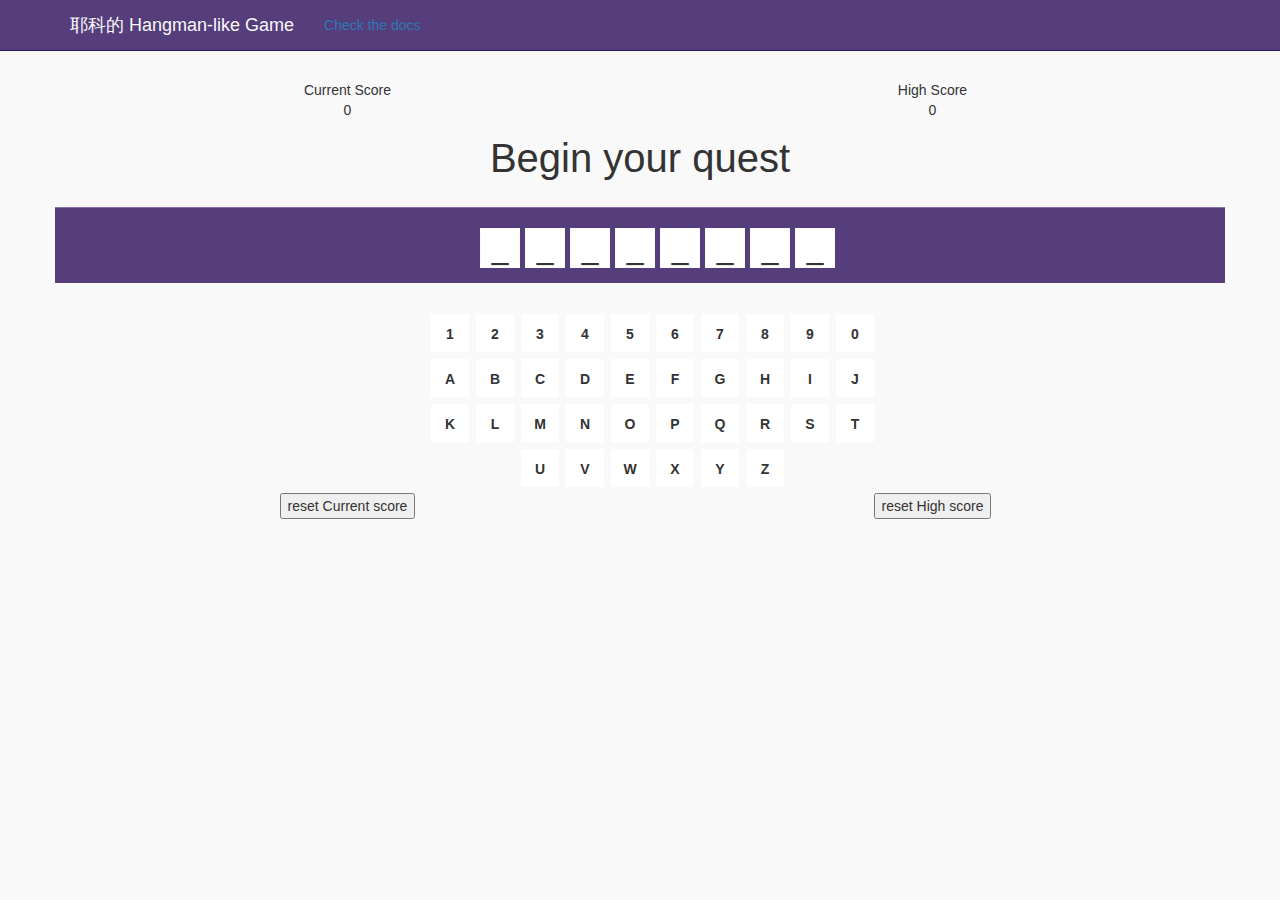
<file: index.html>
<!DOCTYPE html>
<html lang="en">
<head>
    <meta charset="UTF-8">
    <title>耶科的 Hangman like game</title>
    <link href="lib/css/bootstrap.min.css" rel="stylesheet"/>
    <link href="lib/css/main.css" rel="stylesheet"/>
    <link href="lib/css/keyboard.css" rel="stylesheet"/>
    <script src="lib/js/jquery.min.js"></script>
</head>
<body>

    <header class="navbar navbar-bright navbar-fixed-top" role="banner">
        <div class="container">
            <div class="navbar-header">
                <a class="navbar-brand" id="brand" href="#" title="Hangman like game">
                    <span style="color:#f9f9f9;font-weight:200;">耶科的 Hangman-like Game</span>
                </a>
            </div>
            <nav class="collapse navbar-collapse" role="navigation">
	        <ul class="nav navbar-nav">
	            <li>
		        <a href="/out">Check the docs</a>
	            </li>
	        </ul>
            </nav>
        </div>
    </header>

    <div class="container" id="scores">
        <div class="row">
            <div class="col-xs-6">
                <div class="row">
                    <div class="col-xs-6 col-xs-offset-3 text-center">
                        Current Score
                    </div>
                </div>
                <div class="row">
                    <div class="col-xs-6 col-xs-offset-3 text-center" id="current-score">
                    </div>
                </div>
            </div>
            <div class="col-xs-6">
                <div class="row">
                    <div class="col-xs-6 col-xs-offset-3 text-center">
                        High Score
                    </div>
                </div>
                <div class="row">
                    <div class="col-xs-6 col-xs-offset-3 text-center" id="high-score">
                    </div>
                </div>
            </div>
        </div>
    </div>

    <div class="container">
        <div class="row">
            <div id="remaining" class="col-xs-6 col-xs-offset-3 text-center">
                Begin your quest
            </div>
        </div>
    </div>
    <div class="container" id="main-word">
        <div class="row">
            mainword
        </div>
    </div>

    <!-- keyboard -->
    <div id="keyboard-container" class="container">
        <ul id="keyboard">
            <div class="row">
                <li class="letter">1</li>
                <li class="letter">2</li>
                <li class="letter">3</li>
                <li class="letter">4</li>
                <li class="letter">5</li>
                <li class="letter">6</li>
                <li class="letter">7</li>
                <li class="letter">8</li>
                <li class="letter">9</li>
                <li class="letter">0</li>
            </div>
            <div class="row">
                <li class="letter">A</li>
                <li class="letter">B</li>
                <li class="letter">C</li>
                <li class="letter">D</li>
                <li class="letter">E</li>
                <li class="letter">F</li>
                <li class="letter">G</li>
                <li class="letter">H</li>
                <li class="letter">I</li>
                <li class="letter">J</li>
            </div>
            <div class="row">
                <li class="letter">K</li>
                <li class="letter">L</li>
                <li class="letter">M</li>
                <li class="letter">N</li>
                <li class="letter">O</li>
                <li class="letter">P</li>
                <li class="letter">Q</li>
                <li class="letter">R</li>
                <li class="letter">S</li>
                <li class="letter">T</li>
            </div>
            <div class="row">
                <li class="letter-hid"></li>
                <li class="letter-hid"></li>
                <li class="letter">U</li>
                <li class="letter">V</li>
                <li class="letter">W</li>
                <li class="letter">X</li>
                <li class="letter">Y</li>
                <li class="letter">Z</li>
                <li class="letter-hid"></li>
                <li class="letter-hid"></li>
            </div>
        </ul>
    </div>

    <div class="container">
        <div class="row">
            <div class="col-xs-6 text-center">
                <input type="button" value="reset Current score" onclick="resetCurrentScore()" />
            </div>
            <div class="col-xs-6 text-center">
                <input type="button" value="reset High score" onclick="resetHighScore()" />
            </div>
        </div>
    </div>

<script src="lib/words.js"></script>
<script src="lib/score.js"></script>
<script src="lib/main.js"></script>
</body>
</html>
</file>
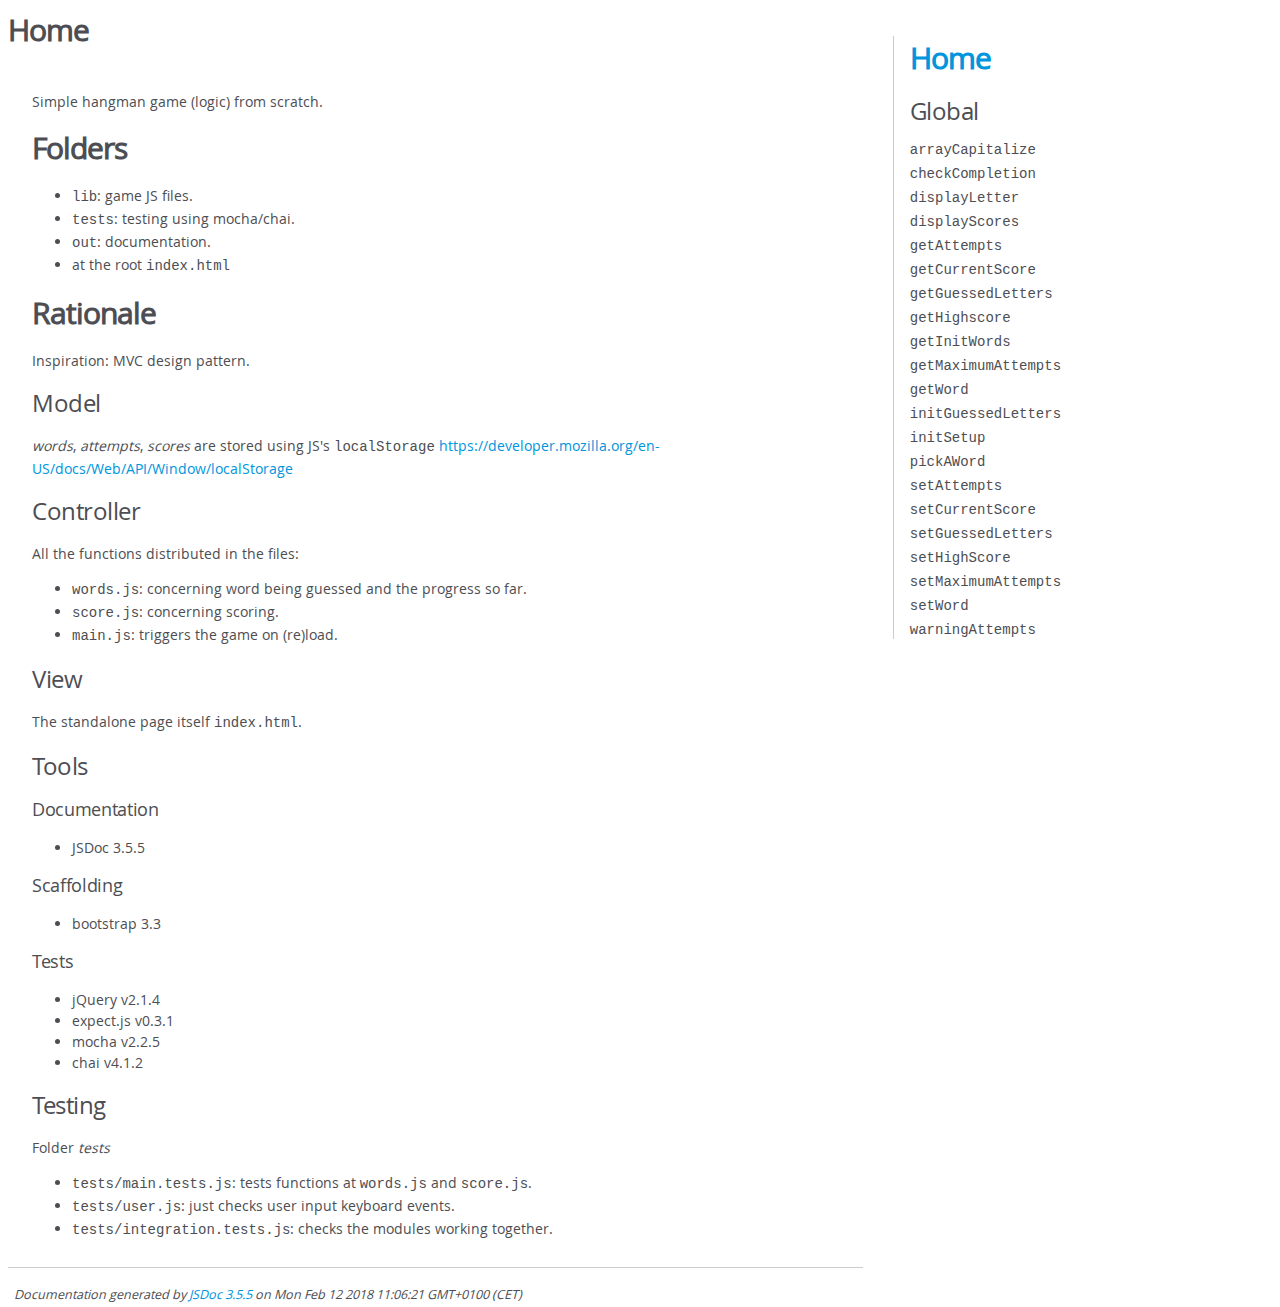
<file: out/index.html>
<!DOCTYPE html>
<html lang="en">
<head>
    <meta charset="utf-8">
    <title>JSDoc: Home</title>

    <script src="scripts/prettify/prettify.js"> </script>
    <script src="scripts/prettify/lang-css.js"> </script>
    <!--[if lt IE 9]>
      <script src="//html5shiv.googlecode.com/svn/trunk/html5.js"></script>
    <![endif]-->
    <link type="text/css" rel="stylesheet" href="styles/prettify-tomorrow.css">
    <link type="text/css" rel="stylesheet" href="styles/jsdoc-default.css">
</head>

<body>

<div id="main">

    <h2 class="page-title">Home</h2>

    



    


    <h3> </h3>










    




    <section>
        <article><p>Simple hangman game (logic) from scratch.</p>
<h2>Folders</h2><ul>
<li><code>lib</code>: game JS files.</li>
<li><code>tests</code>: testing using mocha/chai.</li>
<li><code>out</code>: documentation.</li>
<li>at the root <code>index.html</code></li>
</ul>
<h2>Rationale</h2><p>Inspiration: MVC design pattern.</p>
<h3>Model</h3><p><em>words</em>, <em>attempts</em>, <em>scores</em> are stored using JS's 
<code>localStorage</code> 
<a href="https://developer.mozilla.org/en-US/docs/Web/API/Window/localStorage">
https://developer.mozilla.org/en-US/docs/Web/API/Window/localStorage
</a></p>
<h3>Controller</h3><p>All the functions distributed in the files:</p>
<ul>
<li><code>words.js</code>: concerning word being guessed and the progress so far. </li>
<li><code>score.js</code>: concerning scoring.</li>
<li><code>main.js</code>: triggers the game on (re)load.</li>
</ul>
<h3>View</h3><p>The standalone page itself <code>index.html</code>.</p>
<h3>Tools</h3><h4>Documentation</h4><ul>
<li>JSDoc 3.5.5</li>
</ul>
<h4>Scaffolding</h4><ul>
<li>bootstrap 3.3</li>
</ul>
<h4>Tests</h4><ul>
<li>jQuery v2.1.4</li>
<li>expect.js v0.3.1</li>
<li>mocha v2.2.5</li>
<li>chai v4.1.2</li>
</ul>
<h3>Testing</h3><p>Folder <em>tests</em></p>
<ul>
<li><code>tests/main.tests.js</code>: tests functions at <code>words.js</code> and <code>score.js</code>.</li>
<li><code>tests/user.js</code>: just checks user input keyboard events. </li>
<li><code>tests/integration.tests.js</code>: checks the modules working together.</li>
</ul></article>
    </section>






</div>

<nav>
    <h2><a href="index.html">Home</a></h2><h3>Global</h3><ul><li><a href="global.html#arrayCapitalize">arrayCapitalize</a></li><li><a href="global.html#checkCompletion">checkCompletion</a></li><li><a href="global.html#displayLetter">displayLetter</a></li><li><a href="global.html#displayScores">displayScores</a></li><li><a href="global.html#getAttempts">getAttempts</a></li><li><a href="global.html#getCurrentScore">getCurrentScore</a></li><li><a href="global.html#getGuessedLetters">getGuessedLetters</a></li><li><a href="global.html#getHighscore">getHighscore</a></li><li><a href="global.html#getInitWords">getInitWords</a></li><li><a href="global.html#getMaximumAttempts">getMaximumAttempts</a></li><li><a href="global.html#getWord">getWord</a></li><li><a href="global.html#initGuessedLetters">initGuessedLetters</a></li><li><a href="global.html#initSetup">initSetup</a></li><li><a href="global.html#pickAWord">pickAWord</a></li><li><a href="global.html#setAttempts">setAttempts</a></li><li><a href="global.html#setCurrentScore">setCurrentScore</a></li><li><a href="global.html#setGuessedLetters">setGuessedLetters</a></li><li><a href="global.html#setHighScore">setHighScore</a></li><li><a href="global.html#setMaximumAttempts">setMaximumAttempts</a></li><li><a href="global.html#setWord">setWord</a></li><li><a href="global.html#warningAttempts">warningAttempts</a></li></ul>
</nav>

<br class="clear">

<footer>
    Documentation generated by <a href="https://github.com/jsdoc3/jsdoc">JSDoc 3.5.5</a> on Mon Feb 12 2018 11:06:21 GMT+0100 (CET)
</footer>

<script> prettyPrint(); </script>
<script src="scripts/linenumber.js"> </script>
</body>
</html>
</file>
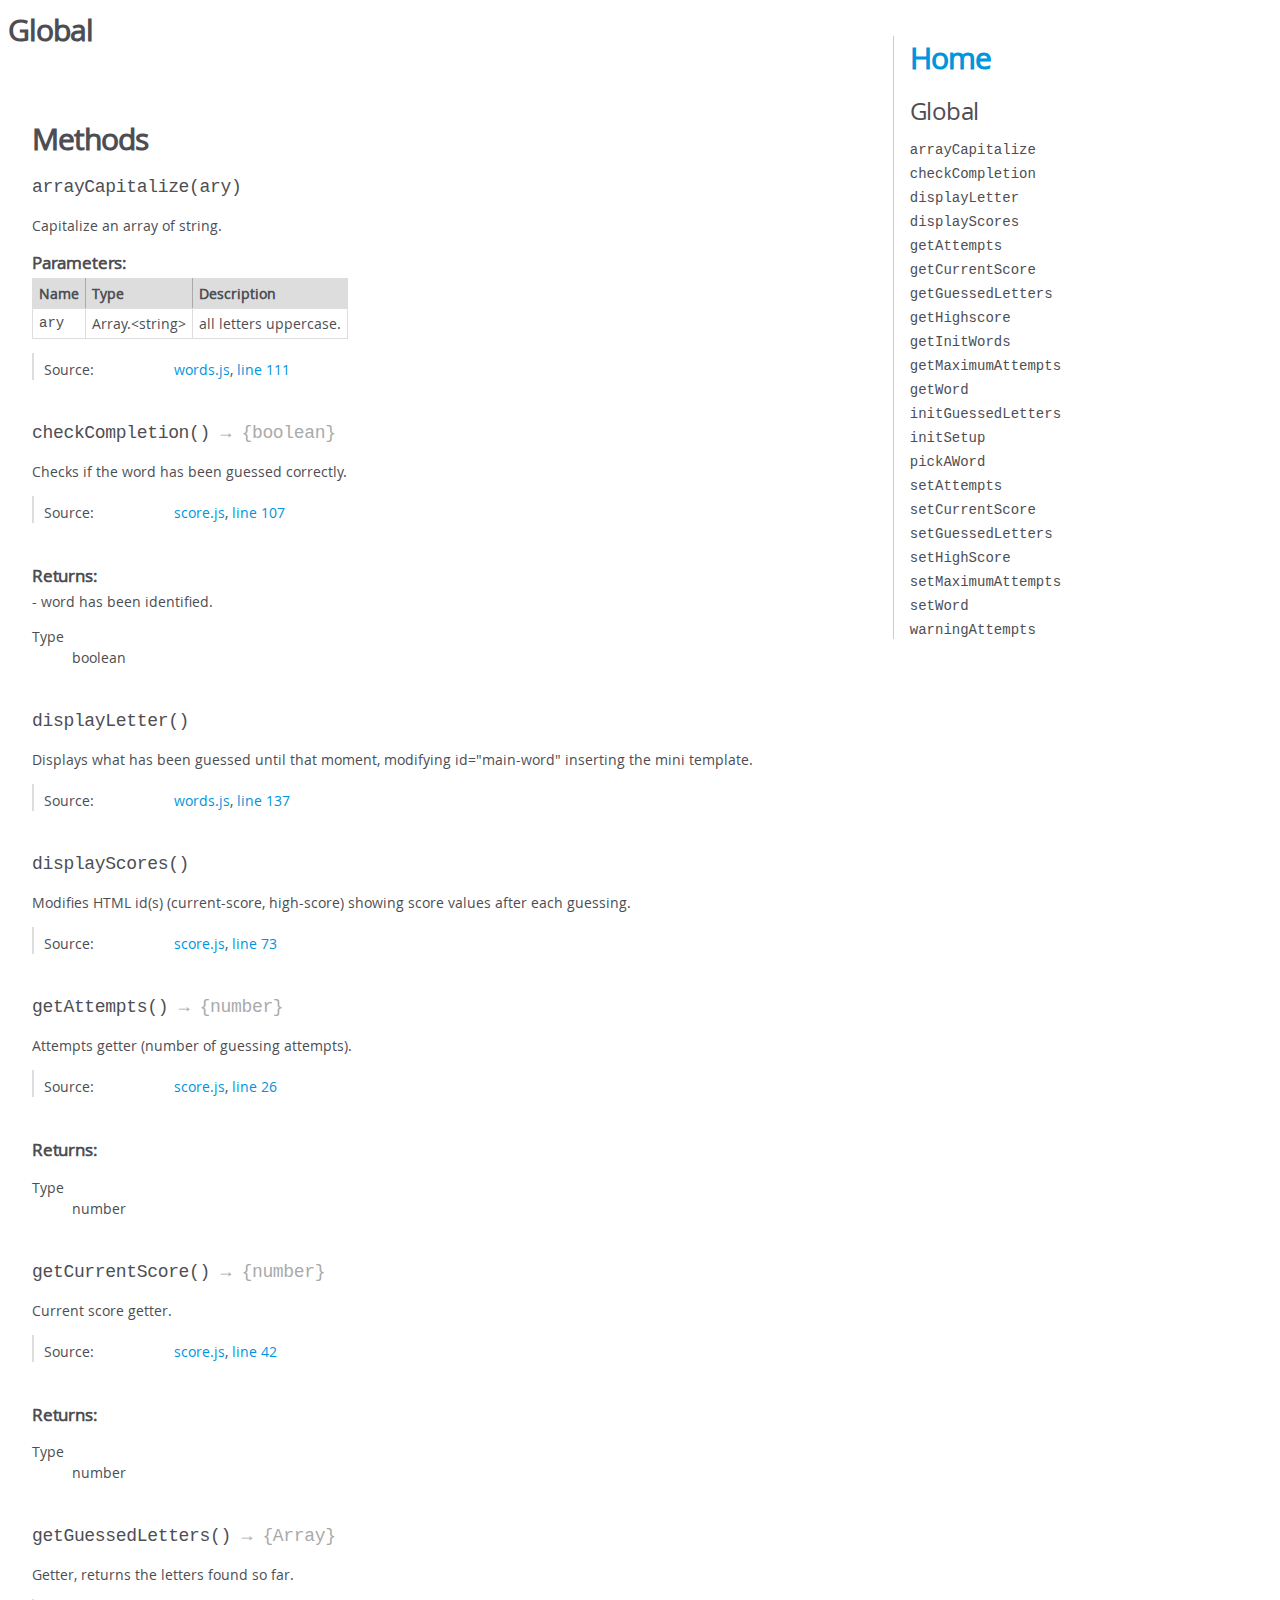
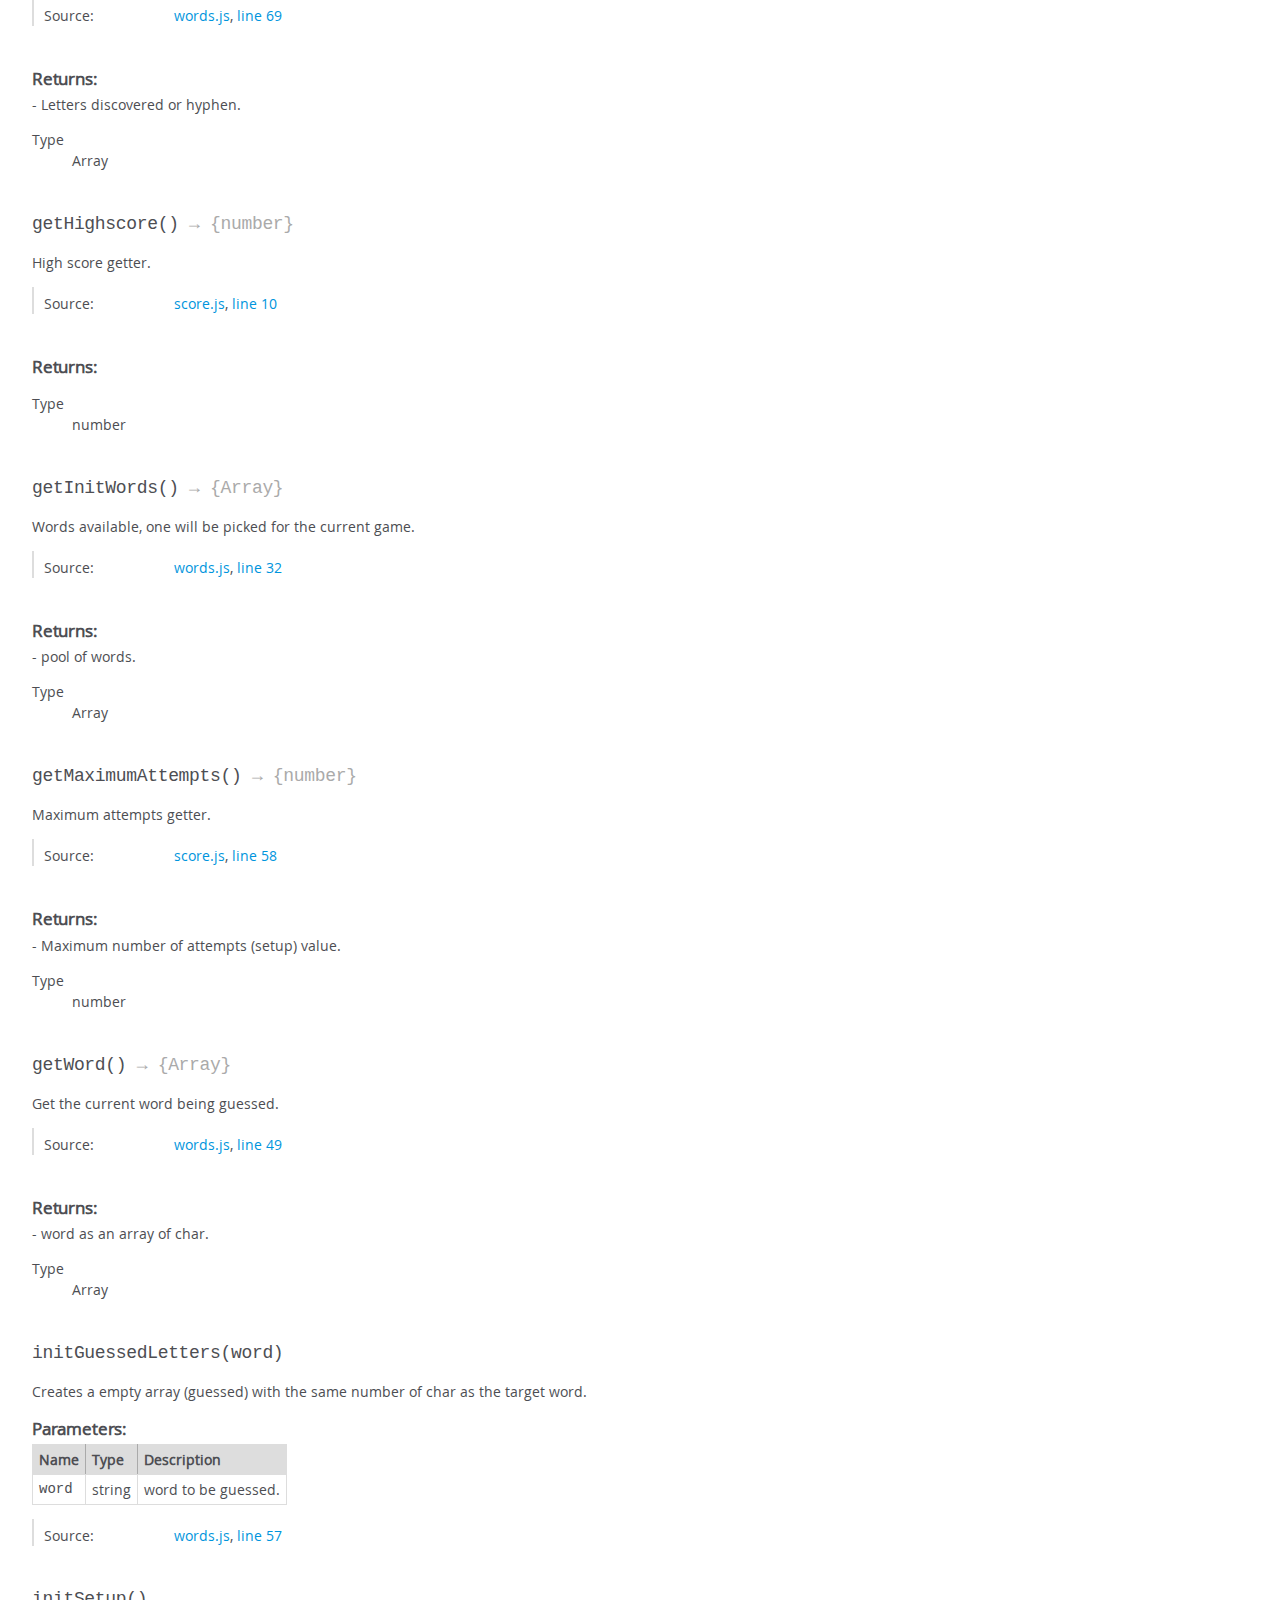
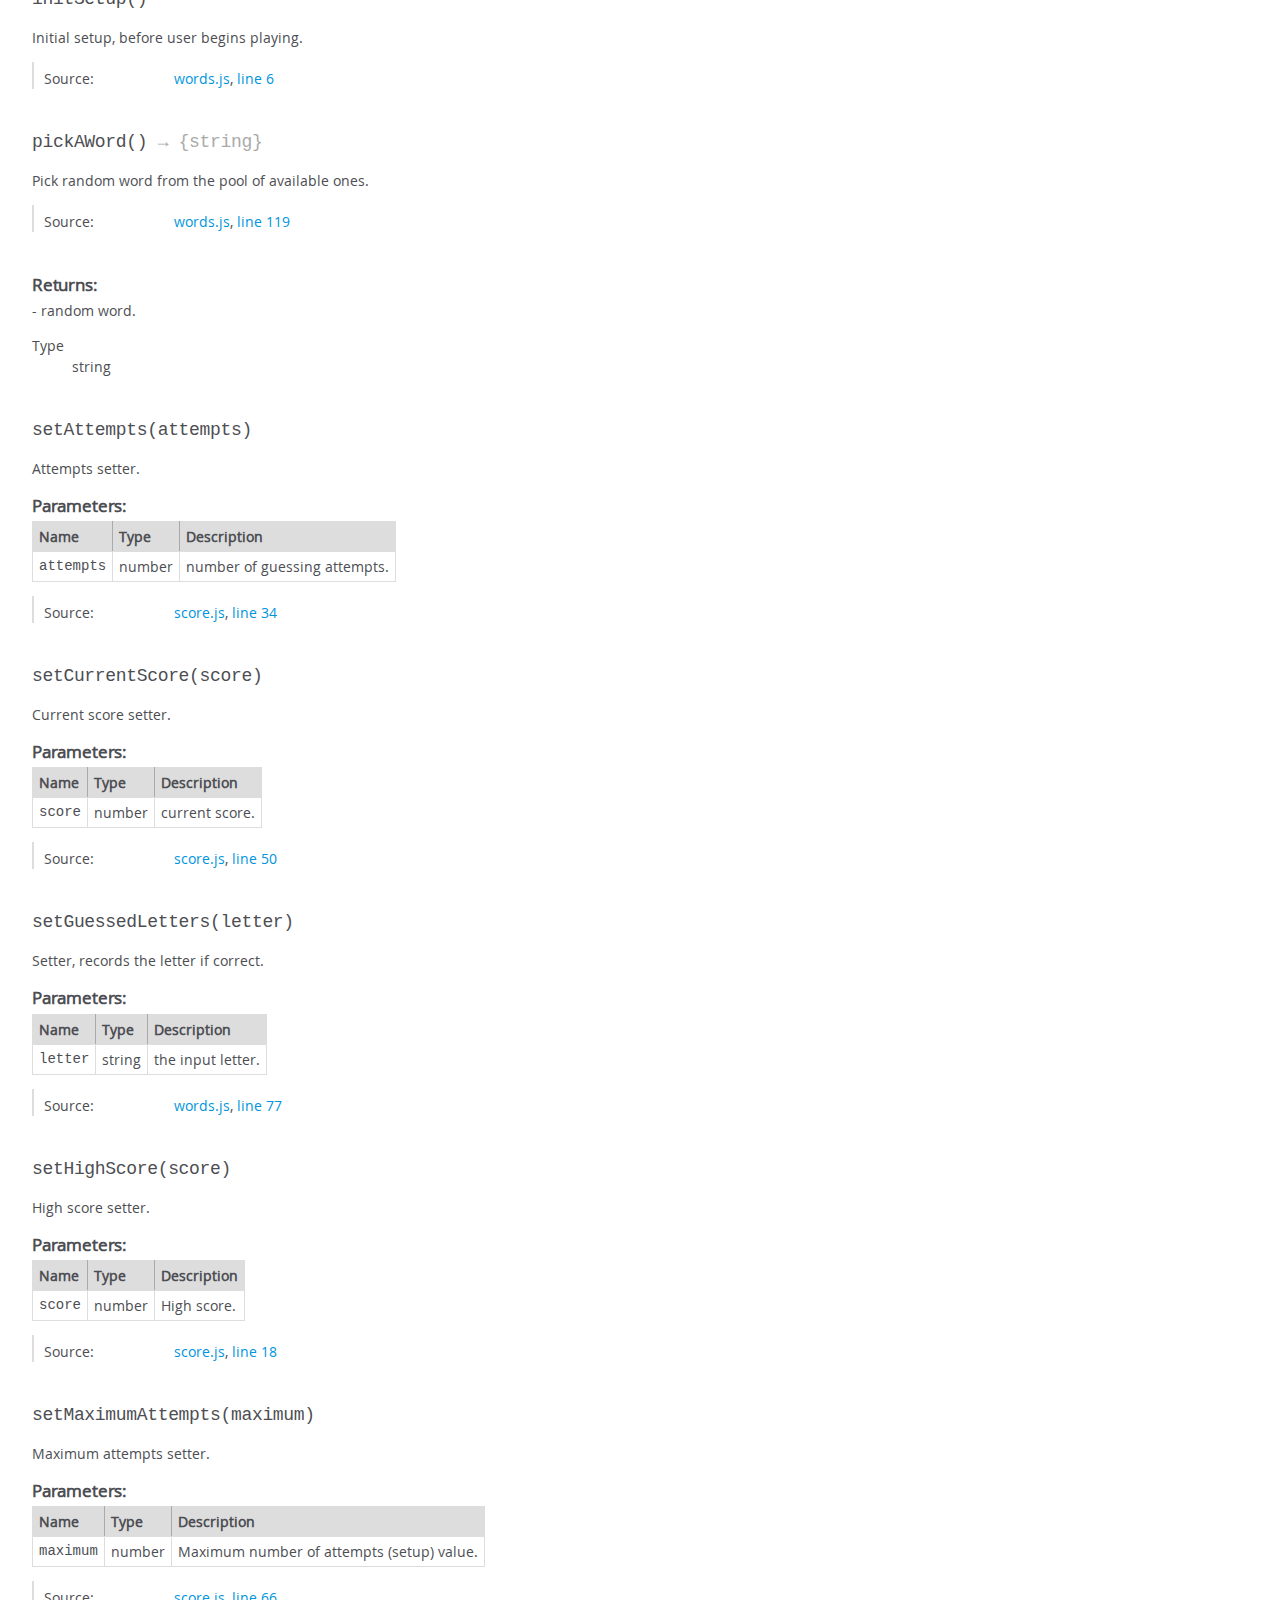
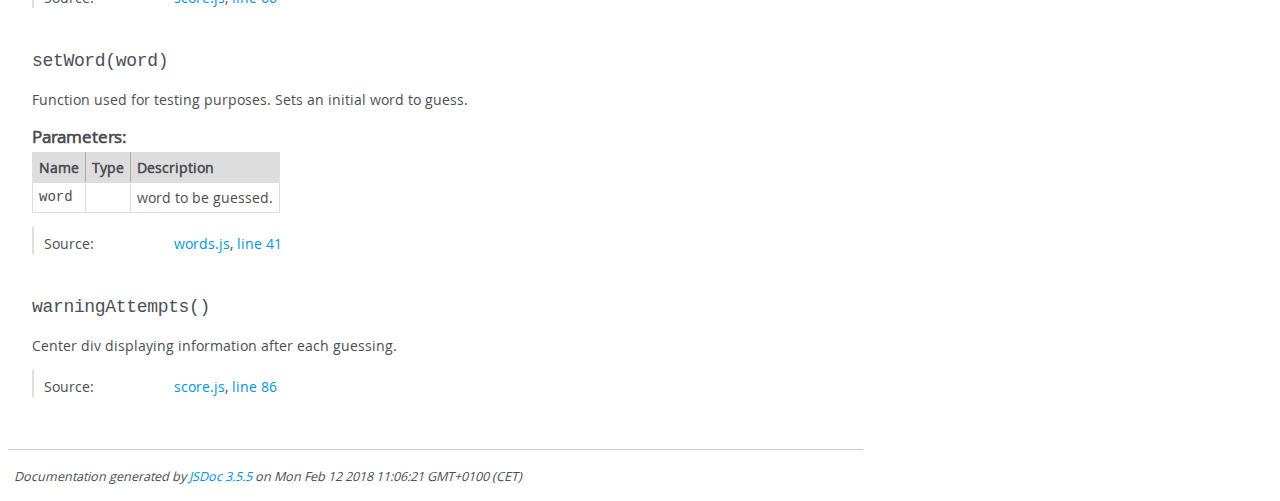
<file: out/global.html>
<!DOCTYPE html>
<html lang="en">
<head>
    <meta charset="utf-8">
    <title>JSDoc: Global</title>

    <script src="scripts/prettify/prettify.js"> </script>
    <script src="scripts/prettify/lang-css.js"> </script>
    <!--[if lt IE 9]>
      <script src="//html5shiv.googlecode.com/svn/trunk/html5.js"></script>
    <![endif]-->
    <link type="text/css" rel="stylesheet" href="styles/prettify-tomorrow.css">
    <link type="text/css" rel="stylesheet" href="styles/jsdoc-default.css">
</head>

<body>

<div id="main">

    <h2 class="page-title">Global</h2>

    




<section>

<header>
    
        <h2></h2>
        
    
</header>

<article>
    <div class="container-overview">
    
        

        


<dl class="details">

    

    

    

    

    

    

    

    

    

    

    

    

    

    

    

    
</dl>


        
    
    </div>

    

    

    

    

    

    

    

    
        <h3 class="subsection-title">Methods</h3>

        
            

    

    
    <h4 class="name" id="arrayCapitalize"><span class="type-signature"></span>arrayCapitalize<span class="signature">(ary)</span><span class="type-signature"></span></h4>
    

    



<div class="description">
    Capitalize an array of string.
</div>









    <h5>Parameters:</h5>
    

<table class="params">
    <thead>
    <tr>
        
        <th>Name</th>
        

        <th>Type</th>

        

        

        <th class="last">Description</th>
    </tr>
    </thead>

    <tbody>
    

        <tr>
            
                <td class="name"><code>ary</code></td>
            

            <td class="type">
            
                
<span class="param-type">Array.&lt;string></span>


            
            </td>

            

            

            <td class="description last">all letters uppercase.</td>
        </tr>

    
    </tbody>
</table>






<dl class="details">

    

    

    

    

    

    

    

    

    

    

    

    

    
    <dt class="tag-source">Source:</dt>
    <dd class="tag-source"><ul class="dummy"><li>
        <a href="words.js.html">words.js</a>, <a href="words.js.html#line111">line 111</a>
    </li></ul></dd>
    

    

    

    
</dl>


















        
            

    

    
    <h4 class="name" id="checkCompletion"><span class="type-signature"></span>checkCompletion<span class="signature">()</span><span class="type-signature"> &rarr; {boolean}</span></h4>
    

    



<div class="description">
    Checks if the word has been guessed correctly.
</div>













<dl class="details">

    

    

    

    

    

    

    

    

    

    

    

    

    
    <dt class="tag-source">Source:</dt>
    <dd class="tag-source"><ul class="dummy"><li>
        <a href="score.js.html">score.js</a>, <a href="score.js.html#line107">line 107</a>
    </li></ul></dd>
    

    

    

    
</dl>













<h5>Returns:</h5>

        
<div class="param-desc">
    - word has been identified.
</div>



<dl>
    <dt>
        Type
    </dt>
    <dd>
        
<span class="param-type">boolean</span>


    </dd>
</dl>

    





        
            

    

    
    <h4 class="name" id="displayLetter"><span class="type-signature"></span>displayLetter<span class="signature">()</span><span class="type-signature"></span></h4>
    

    



<div class="description">
    Displays what has been guessed until that moment,
modifying id="main-word" inserting the mini template.
</div>













<dl class="details">

    

    

    

    

    

    

    

    

    

    

    

    

    
    <dt class="tag-source">Source:</dt>
    <dd class="tag-source"><ul class="dummy"><li>
        <a href="words.js.html">words.js</a>, <a href="words.js.html#line137">line 137</a>
    </li></ul></dd>
    

    

    

    
</dl>


















        
            

    

    
    <h4 class="name" id="displayScores"><span class="type-signature"></span>displayScores<span class="signature">()</span><span class="type-signature"></span></h4>
    

    



<div class="description">
    Modifies HTML id(s) (current-score, high-score) showing score values after each guessing.
</div>













<dl class="details">

    

    

    

    

    

    

    

    

    

    

    

    

    
    <dt class="tag-source">Source:</dt>
    <dd class="tag-source"><ul class="dummy"><li>
        <a href="score.js.html">score.js</a>, <a href="score.js.html#line73">line 73</a>
    </li></ul></dd>
    

    

    

    
</dl>


















        
            

    

    
    <h4 class="name" id="getAttempts"><span class="type-signature"></span>getAttempts<span class="signature">()</span><span class="type-signature"> &rarr; {number}</span></h4>
    

    



<div class="description">
    Attempts getter (number of guessing attempts).
</div>













<dl class="details">

    

    

    

    

    

    

    

    

    

    

    

    

    
    <dt class="tag-source">Source:</dt>
    <dd class="tag-source"><ul class="dummy"><li>
        <a href="score.js.html">score.js</a>, <a href="score.js.html#line26">line 26</a>
    </li></ul></dd>
    

    

    

    
</dl>













<h5>Returns:</h5>

        


<dl>
    <dt>
        Type
    </dt>
    <dd>
        
<span class="param-type">number</span>


    </dd>
</dl>

    





        
            

    

    
    <h4 class="name" id="getCurrentScore"><span class="type-signature"></span>getCurrentScore<span class="signature">()</span><span class="type-signature"> &rarr; {number}</span></h4>
    

    



<div class="description">
    Current score getter.
</div>













<dl class="details">

    

    

    

    

    

    

    

    

    

    

    

    

    
    <dt class="tag-source">Source:</dt>
    <dd class="tag-source"><ul class="dummy"><li>
        <a href="score.js.html">score.js</a>, <a href="score.js.html#line42">line 42</a>
    </li></ul></dd>
    

    

    

    
</dl>













<h5>Returns:</h5>

        


<dl>
    <dt>
        Type
    </dt>
    <dd>
        
<span class="param-type">number</span>


    </dd>
</dl>

    





        
            

    

    
    <h4 class="name" id="getGuessedLetters"><span class="type-signature"></span>getGuessedLetters<span class="signature">()</span><span class="type-signature"> &rarr; {Array}</span></h4>
    

    



<div class="description">
    Getter, returns the letters found so far.
</div>













<dl class="details">

    

    

    

    

    

    

    

    

    

    

    

    

    
    <dt class="tag-source">Source:</dt>
    <dd class="tag-source"><ul class="dummy"><li>
        <a href="words.js.html">words.js</a>, <a href="words.js.html#line69">line 69</a>
    </li></ul></dd>
    

    

    

    
</dl>













<h5>Returns:</h5>

        
<div class="param-desc">
    - Letters discovered or hyphen.
</div>



<dl>
    <dt>
        Type
    </dt>
    <dd>
        
<span class="param-type">Array</span>


    </dd>
</dl>

    





        
            

    

    
    <h4 class="name" id="getHighscore"><span class="type-signature"></span>getHighscore<span class="signature">()</span><span class="type-signature"> &rarr; {number}</span></h4>
    

    



<div class="description">
    High score getter.
</div>













<dl class="details">

    

    

    

    

    

    

    

    

    

    

    

    

    
    <dt class="tag-source">Source:</dt>
    <dd class="tag-source"><ul class="dummy"><li>
        <a href="score.js.html">score.js</a>, <a href="score.js.html#line10">line 10</a>
    </li></ul></dd>
    

    

    

    
</dl>













<h5>Returns:</h5>

        


<dl>
    <dt>
        Type
    </dt>
    <dd>
        
<span class="param-type">number</span>


    </dd>
</dl>

    





        
            

    

    
    <h4 class="name" id="getInitWords"><span class="type-signature"></span>getInitWords<span class="signature">()</span><span class="type-signature"> &rarr; {Array}</span></h4>
    

    



<div class="description">
    Words available, one will be picked for the current game.
</div>













<dl class="details">

    

    

    

    

    

    

    

    

    

    

    

    

    
    <dt class="tag-source">Source:</dt>
    <dd class="tag-source"><ul class="dummy"><li>
        <a href="words.js.html">words.js</a>, <a href="words.js.html#line32">line 32</a>
    </li></ul></dd>
    

    

    

    
</dl>













<h5>Returns:</h5>

        
<div class="param-desc">
    - pool of words.
</div>



<dl>
    <dt>
        Type
    </dt>
    <dd>
        
<span class="param-type">Array</span>


    </dd>
</dl>

    





        
            

    

    
    <h4 class="name" id="getMaximumAttempts"><span class="type-signature"></span>getMaximumAttempts<span class="signature">()</span><span class="type-signature"> &rarr; {number}</span></h4>
    

    



<div class="description">
    Maximum attempts getter.
</div>













<dl class="details">

    

    

    

    

    

    

    

    

    

    

    

    

    
    <dt class="tag-source">Source:</dt>
    <dd class="tag-source"><ul class="dummy"><li>
        <a href="score.js.html">score.js</a>, <a href="score.js.html#line58">line 58</a>
    </li></ul></dd>
    

    

    

    
</dl>













<h5>Returns:</h5>

        
<div class="param-desc">
    - Maximum number of attempts (setup) value.
</div>



<dl>
    <dt>
        Type
    </dt>
    <dd>
        
<span class="param-type">number</span>


    </dd>
</dl>

    





        
            

    

    
    <h4 class="name" id="getWord"><span class="type-signature"></span>getWord<span class="signature">()</span><span class="type-signature"> &rarr; {Array}</span></h4>
    

    



<div class="description">
    Get the current word being guessed.
</div>













<dl class="details">

    

    

    

    

    

    

    

    

    

    

    

    

    
    <dt class="tag-source">Source:</dt>
    <dd class="tag-source"><ul class="dummy"><li>
        <a href="words.js.html">words.js</a>, <a href="words.js.html#line49">line 49</a>
    </li></ul></dd>
    

    

    

    
</dl>













<h5>Returns:</h5>

        
<div class="param-desc">
    - word as an array of char.
</div>



<dl>
    <dt>
        Type
    </dt>
    <dd>
        
<span class="param-type">Array</span>


    </dd>
</dl>

    





        
            

    

    
    <h4 class="name" id="initGuessedLetters"><span class="type-signature"></span>initGuessedLetters<span class="signature">(word)</span><span class="type-signature"></span></h4>
    

    



<div class="description">
    Creates a empty array (guessed) with the same number of char as the target word.
</div>









    <h5>Parameters:</h5>
    

<table class="params">
    <thead>
    <tr>
        
        <th>Name</th>
        

        <th>Type</th>

        

        

        <th class="last">Description</th>
    </tr>
    </thead>

    <tbody>
    

        <tr>
            
                <td class="name"><code>word</code></td>
            

            <td class="type">
            
                
<span class="param-type">string</span>


            
            </td>

            

            

            <td class="description last">word to be guessed.</td>
        </tr>

    
    </tbody>
</table>






<dl class="details">

    

    

    

    

    

    

    

    

    

    

    

    

    
    <dt class="tag-source">Source:</dt>
    <dd class="tag-source"><ul class="dummy"><li>
        <a href="words.js.html">words.js</a>, <a href="words.js.html#line57">line 57</a>
    </li></ul></dd>
    

    

    

    
</dl>


















        
            

    

    
    <h4 class="name" id="initSetup"><span class="type-signature"></span>initSetup<span class="signature">()</span><span class="type-signature"></span></h4>
    

    



<div class="description">
    Initial setup, before user begins playing.
</div>













<dl class="details">

    

    

    

    

    

    

    

    

    

    

    

    

    
    <dt class="tag-source">Source:</dt>
    <dd class="tag-source"><ul class="dummy"><li>
        <a href="words.js.html">words.js</a>, <a href="words.js.html#line6">line 6</a>
    </li></ul></dd>
    

    

    

    
</dl>


















        
            

    

    
    <h4 class="name" id="pickAWord"><span class="type-signature"></span>pickAWord<span class="signature">()</span><span class="type-signature"> &rarr; {string}</span></h4>
    

    



<div class="description">
    Pick random word from the pool of available ones.
</div>













<dl class="details">

    

    

    

    

    

    

    

    

    

    

    

    

    
    <dt class="tag-source">Source:</dt>
    <dd class="tag-source"><ul class="dummy"><li>
        <a href="words.js.html">words.js</a>, <a href="words.js.html#line119">line 119</a>
    </li></ul></dd>
    

    

    

    
</dl>













<h5>Returns:</h5>

        
<div class="param-desc">
    - random word.
</div>



<dl>
    <dt>
        Type
    </dt>
    <dd>
        
<span class="param-type">string</span>


    </dd>
</dl>

    





        
            

    

    
    <h4 class="name" id="setAttempts"><span class="type-signature"></span>setAttempts<span class="signature">(attempts)</span><span class="type-signature"></span></h4>
    

    



<div class="description">
    Attempts setter.
</div>









    <h5>Parameters:</h5>
    

<table class="params">
    <thead>
    <tr>
        
        <th>Name</th>
        

        <th>Type</th>

        

        

        <th class="last">Description</th>
    </tr>
    </thead>

    <tbody>
    

        <tr>
            
                <td class="name"><code>attempts</code></td>
            

            <td class="type">
            
                
<span class="param-type">number</span>


            
            </td>

            

            

            <td class="description last">number of guessing attempts.</td>
        </tr>

    
    </tbody>
</table>






<dl class="details">

    

    

    

    

    

    

    

    

    

    

    

    

    
    <dt class="tag-source">Source:</dt>
    <dd class="tag-source"><ul class="dummy"><li>
        <a href="score.js.html">score.js</a>, <a href="score.js.html#line34">line 34</a>
    </li></ul></dd>
    

    

    

    
</dl>


















        
            

    

    
    <h4 class="name" id="setCurrentScore"><span class="type-signature"></span>setCurrentScore<span class="signature">(score)</span><span class="type-signature"></span></h4>
    

    



<div class="description">
    Current score setter.
</div>









    <h5>Parameters:</h5>
    

<table class="params">
    <thead>
    <tr>
        
        <th>Name</th>
        

        <th>Type</th>

        

        

        <th class="last">Description</th>
    </tr>
    </thead>

    <tbody>
    

        <tr>
            
                <td class="name"><code>score</code></td>
            

            <td class="type">
            
                
<span class="param-type">number</span>


            
            </td>

            

            

            <td class="description last">current score.</td>
        </tr>

    
    </tbody>
</table>






<dl class="details">

    

    

    

    

    

    

    

    

    

    

    

    

    
    <dt class="tag-source">Source:</dt>
    <dd class="tag-source"><ul class="dummy"><li>
        <a href="score.js.html">score.js</a>, <a href="score.js.html#line50">line 50</a>
    </li></ul></dd>
    

    

    

    
</dl>


















        
            

    

    
    <h4 class="name" id="setGuessedLetters"><span class="type-signature"></span>setGuessedLetters<span class="signature">(letter)</span><span class="type-signature"></span></h4>
    

    



<div class="description">
    Setter, records the letter if correct.
</div>









    <h5>Parameters:</h5>
    

<table class="params">
    <thead>
    <tr>
        
        <th>Name</th>
        

        <th>Type</th>

        

        

        <th class="last">Description</th>
    </tr>
    </thead>

    <tbody>
    

        <tr>
            
                <td class="name"><code>letter</code></td>
            

            <td class="type">
            
                
<span class="param-type">string</span>


            
            </td>

            

            

            <td class="description last">the input letter.</td>
        </tr>

    
    </tbody>
</table>






<dl class="details">

    

    

    

    

    

    

    

    

    

    

    

    

    
    <dt class="tag-source">Source:</dt>
    <dd class="tag-source"><ul class="dummy"><li>
        <a href="words.js.html">words.js</a>, <a href="words.js.html#line77">line 77</a>
    </li></ul></dd>
    

    

    

    
</dl>


















        
            

    

    
    <h4 class="name" id="setHighScore"><span class="type-signature"></span>setHighScore<span class="signature">(score)</span><span class="type-signature"></span></h4>
    

    



<div class="description">
    High score setter.
</div>









    <h5>Parameters:</h5>
    

<table class="params">
    <thead>
    <tr>
        
        <th>Name</th>
        

        <th>Type</th>

        

        

        <th class="last">Description</th>
    </tr>
    </thead>

    <tbody>
    

        <tr>
            
                <td class="name"><code>score</code></td>
            

            <td class="type">
            
                
<span class="param-type">number</span>


            
            </td>

            

            

            <td class="description last">High score.</td>
        </tr>

    
    </tbody>
</table>






<dl class="details">

    

    

    

    

    

    

    

    

    

    

    

    

    
    <dt class="tag-source">Source:</dt>
    <dd class="tag-source"><ul class="dummy"><li>
        <a href="score.js.html">score.js</a>, <a href="score.js.html#line18">line 18</a>
    </li></ul></dd>
    

    

    

    
</dl>


















        
            

    

    
    <h4 class="name" id="setMaximumAttempts"><span class="type-signature"></span>setMaximumAttempts<span class="signature">(maximum)</span><span class="type-signature"></span></h4>
    

    



<div class="description">
    Maximum attempts setter.
</div>









    <h5>Parameters:</h5>
    

<table class="params">
    <thead>
    <tr>
        
        <th>Name</th>
        

        <th>Type</th>

        

        

        <th class="last">Description</th>
    </tr>
    </thead>

    <tbody>
    

        <tr>
            
                <td class="name"><code>maximum</code></td>
            

            <td class="type">
            
                
<span class="param-type">number</span>


            
            </td>

            

            

            <td class="description last">Maximum number of attempts (setup) value.</td>
        </tr>

    
    </tbody>
</table>






<dl class="details">

    

    

    

    

    

    

    

    

    

    

    

    

    
    <dt class="tag-source">Source:</dt>
    <dd class="tag-source"><ul class="dummy"><li>
        <a href="score.js.html">score.js</a>, <a href="score.js.html#line66">line 66</a>
    </li></ul></dd>
    

    

    

    
</dl>


















        
            

    

    
    <h4 class="name" id="setWord"><span class="type-signature"></span>setWord<span class="signature">(word)</span><span class="type-signature"></span></h4>
    

    



<div class="description">
    Function used for testing purposes.
Sets an initial word to guess.
</div>









    <h5>Parameters:</h5>
    

<table class="params">
    <thead>
    <tr>
        
        <th>Name</th>
        

        <th>Type</th>

        

        

        <th class="last">Description</th>
    </tr>
    </thead>

    <tbody>
    

        <tr>
            
                <td class="name"><code>word</code></td>
            

            <td class="type">
            
            </td>

            

            

            <td class="description last">word to be guessed.</td>
        </tr>

    
    </tbody>
</table>






<dl class="details">

    

    

    

    

    

    

    

    

    

    

    

    

    
    <dt class="tag-source">Source:</dt>
    <dd class="tag-source"><ul class="dummy"><li>
        <a href="words.js.html">words.js</a>, <a href="words.js.html#line41">line 41</a>
    </li></ul></dd>
    

    

    

    
</dl>


















        
            

    

    
    <h4 class="name" id="warningAttempts"><span class="type-signature"></span>warningAttempts<span class="signature">()</span><span class="type-signature"></span></h4>
    

    



<div class="description">
    Center div displaying information after each guessing.
</div>













<dl class="details">

    

    

    

    

    

    

    

    

    

    

    

    

    
    <dt class="tag-source">Source:</dt>
    <dd class="tag-source"><ul class="dummy"><li>
        <a href="score.js.html">score.js</a>, <a href="score.js.html#line86">line 86</a>
    </li></ul></dd>
    

    

    

    
</dl>


















        
    

    

    
</article>

</section>




</div>

<nav>
    <h2><a href="index.html">Home</a></h2><h3>Global</h3><ul><li><a href="global.html#arrayCapitalize">arrayCapitalize</a></li><li><a href="global.html#checkCompletion">checkCompletion</a></li><li><a href="global.html#displayLetter">displayLetter</a></li><li><a href="global.html#displayScores">displayScores</a></li><li><a href="global.html#getAttempts">getAttempts</a></li><li><a href="global.html#getCurrentScore">getCurrentScore</a></li><li><a href="global.html#getGuessedLetters">getGuessedLetters</a></li><li><a href="global.html#getHighscore">getHighscore</a></li><li><a href="global.html#getInitWords">getInitWords</a></li><li><a href="global.html#getMaximumAttempts">getMaximumAttempts</a></li><li><a href="global.html#getWord">getWord</a></li><li><a href="global.html#initGuessedLetters">initGuessedLetters</a></li><li><a href="global.html#initSetup">initSetup</a></li><li><a href="global.html#pickAWord">pickAWord</a></li><li><a href="global.html#setAttempts">setAttempts</a></li><li><a href="global.html#setCurrentScore">setCurrentScore</a></li><li><a href="global.html#setGuessedLetters">setGuessedLetters</a></li><li><a href="global.html#setHighScore">setHighScore</a></li><li><a href="global.html#setMaximumAttempts">setMaximumAttempts</a></li><li><a href="global.html#setWord">setWord</a></li><li><a href="global.html#warningAttempts">warningAttempts</a></li></ul>
</nav>

<br class="clear">

<footer>
    Documentation generated by <a href="https://github.com/jsdoc3/jsdoc">JSDoc 3.5.5</a> on Mon Feb 12 2018 11:06:21 GMT+0100 (CET)
</footer>

<script> prettyPrint(); </script>
<script src="scripts/linenumber.js"> </script>
</body>
</html>
</file>
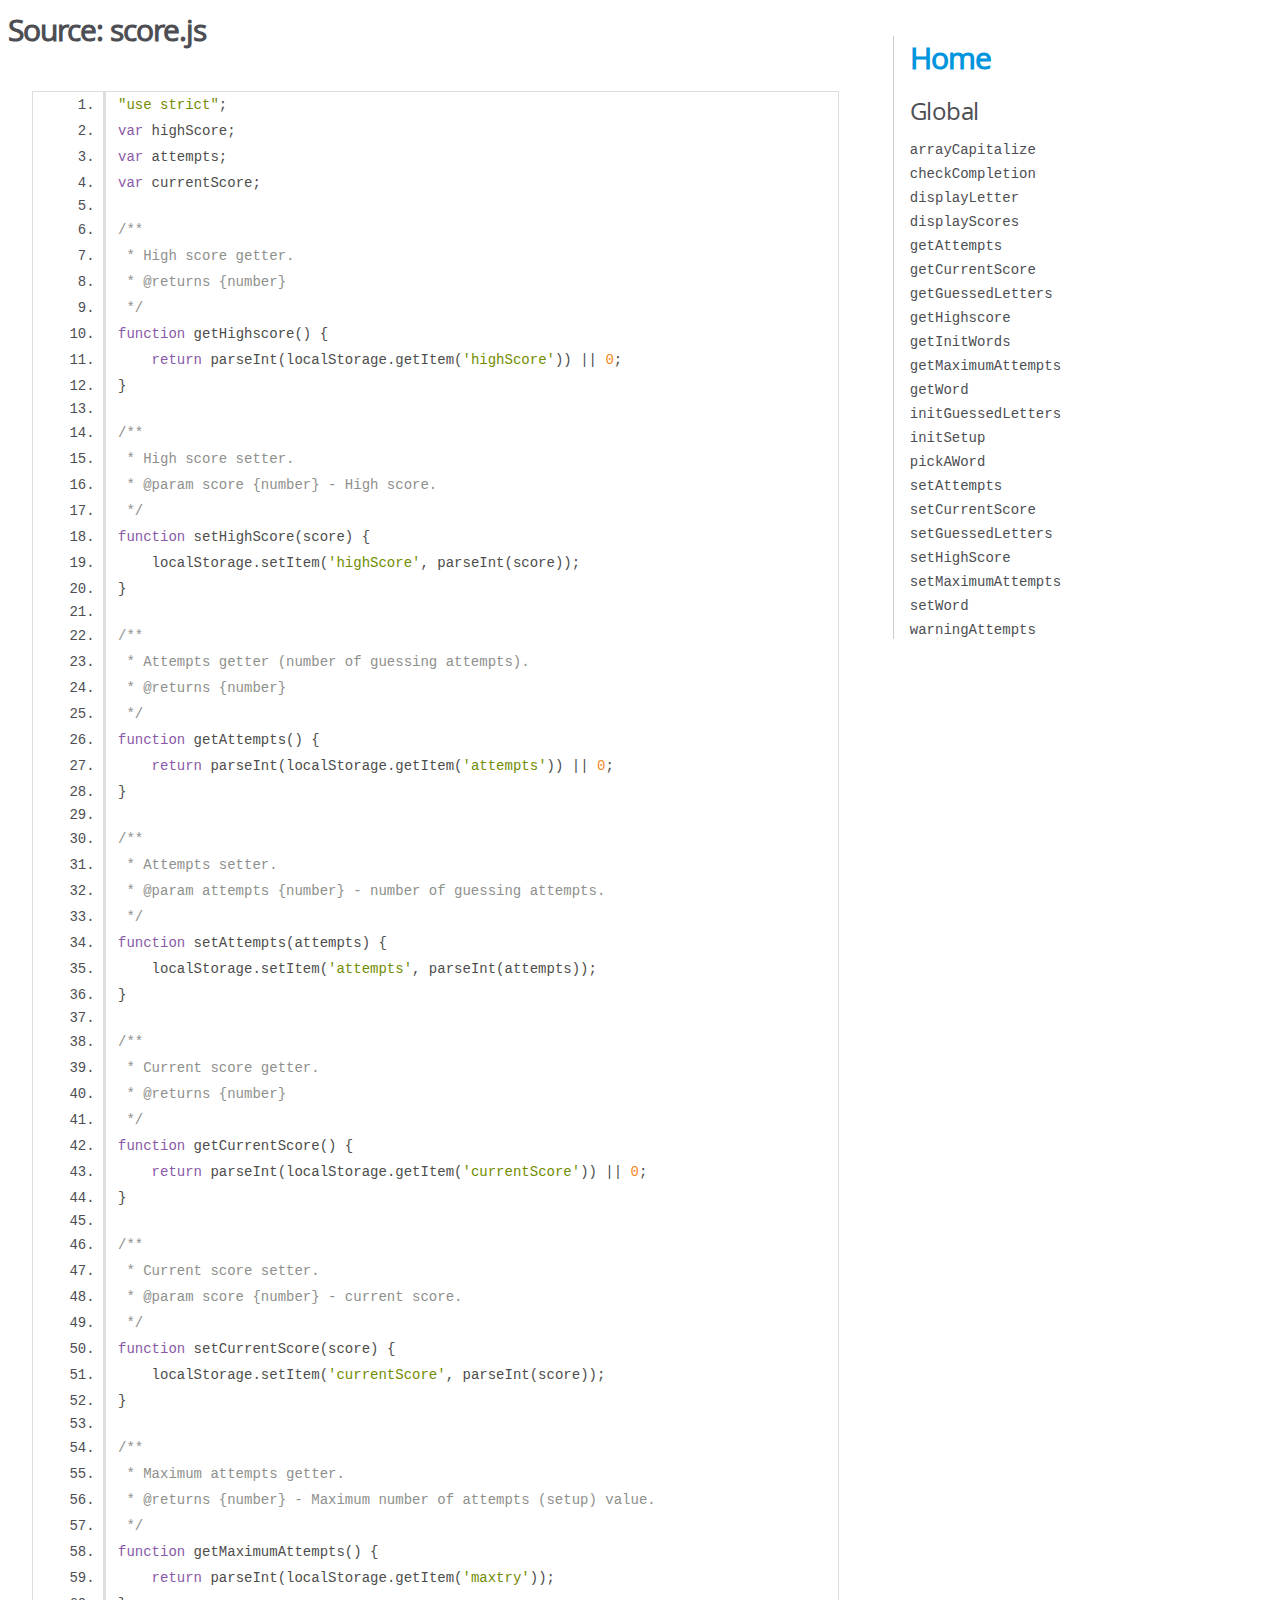
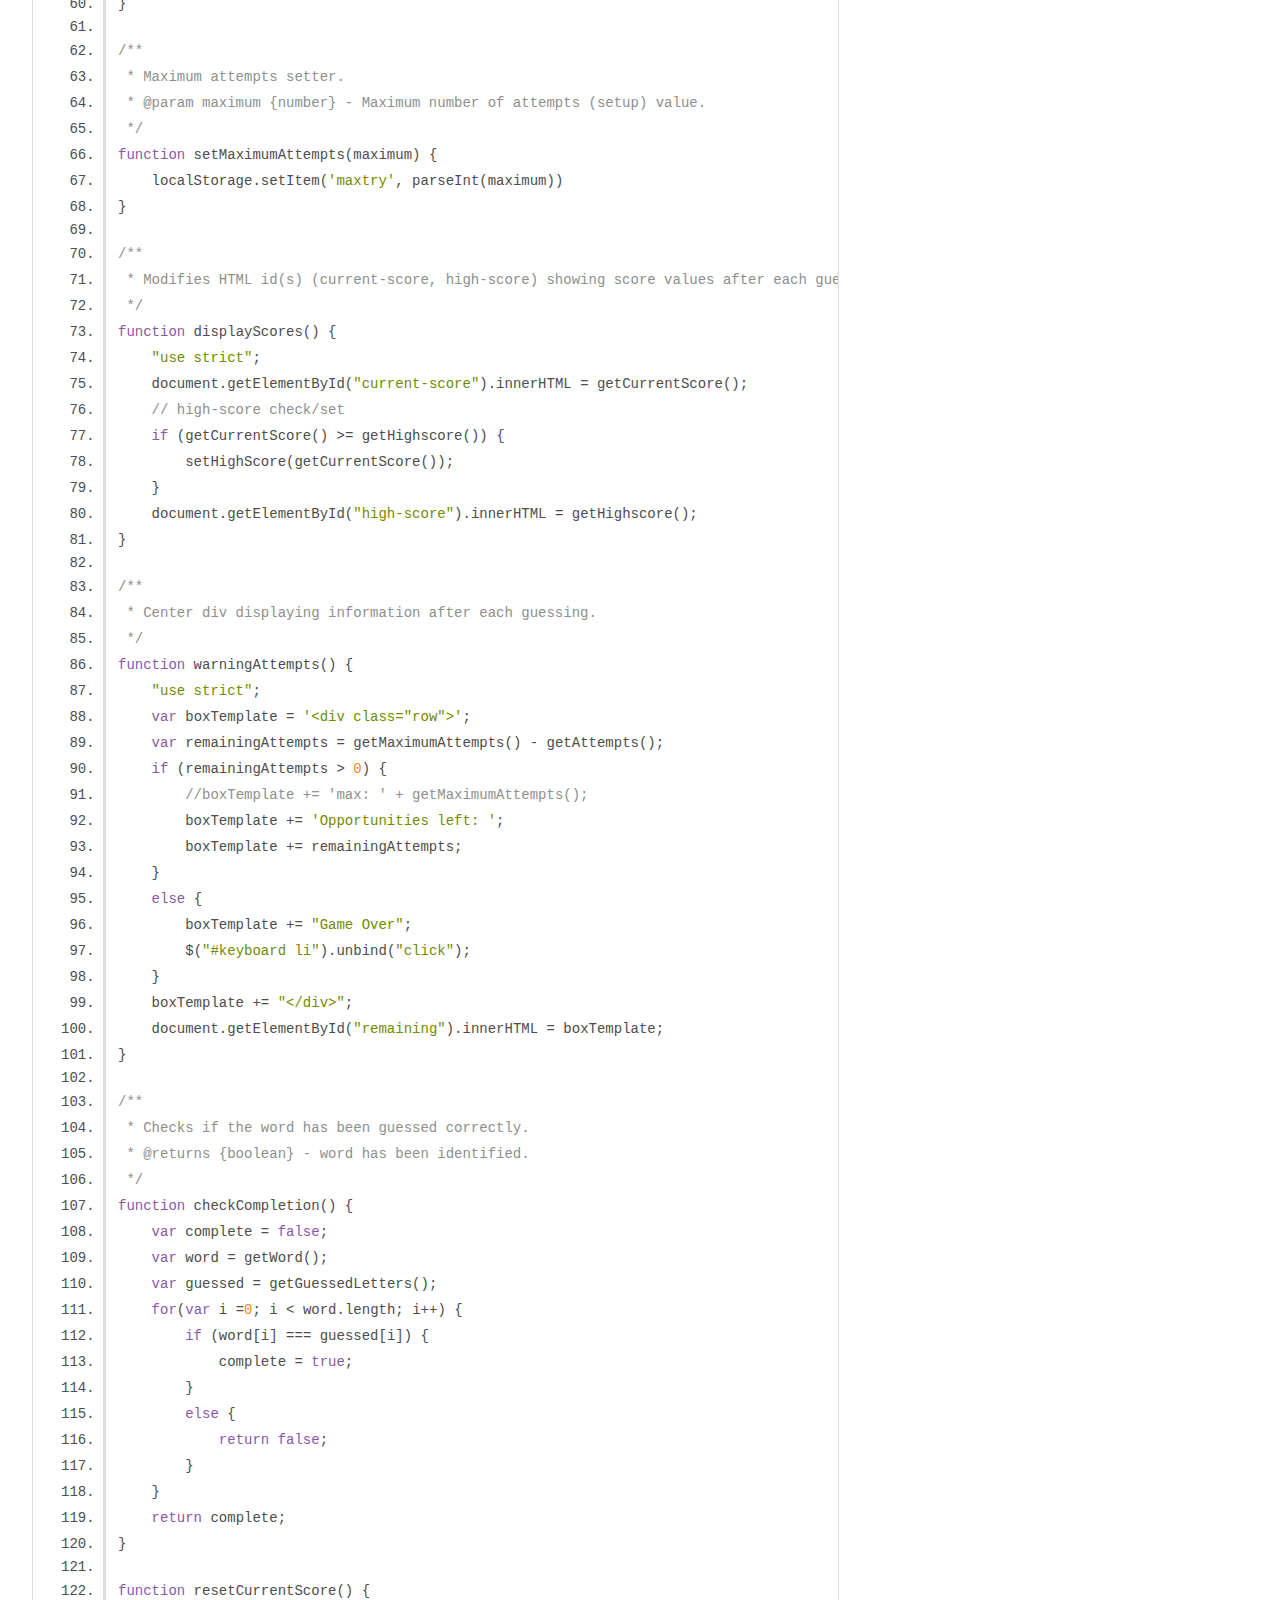
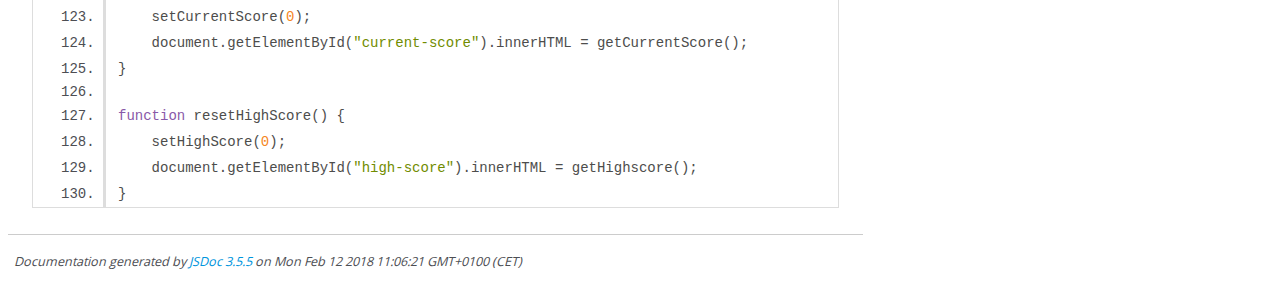
<file: out/score.js.html>
<!DOCTYPE html>
<html lang="en">
<head>
    <meta charset="utf-8">
    <title>JSDoc: Source: score.js</title>

    <script src="scripts/prettify/prettify.js"> </script>
    <script src="scripts/prettify/lang-css.js"> </script>
    <!--[if lt IE 9]>
      <script src="//html5shiv.googlecode.com/svn/trunk/html5.js"></script>
    <![endif]-->
    <link type="text/css" rel="stylesheet" href="styles/prettify-tomorrow.css">
    <link type="text/css" rel="stylesheet" href="styles/jsdoc-default.css">
</head>

<body>

<div id="main">

    <h2 class="page-title">Source: score.js</h2>

    



    
    <section>
        <article>
            <pre class="prettyprint source linenums"><code>"use strict";
var highScore;
var attempts;
var currentScore;

/**
 * High score getter.
 * @returns {number}
 */
function getHighscore() {
    return parseInt(localStorage.getItem('highScore')) || 0;
}

/**
 * High score setter.
 * @param score {number} - High score.
 */
function setHighScore(score) {
    localStorage.setItem('highScore', parseInt(score));
}

/**
 * Attempts getter (number of guessing attempts).
 * @returns {number}
 */
function getAttempts() {
    return parseInt(localStorage.getItem('attempts')) || 0;
}

/**
 * Attempts setter.
 * @param attempts {number} - number of guessing attempts.
 */
function setAttempts(attempts) {
    localStorage.setItem('attempts', parseInt(attempts));
}

/**
 * Current score getter.
 * @returns {number}
 */
function getCurrentScore() {
    return parseInt(localStorage.getItem('currentScore')) || 0;
}

/**
 * Current score setter.
 * @param score {number} - current score.
 */
function setCurrentScore(score) {
    localStorage.setItem('currentScore', parseInt(score));
}

/**
 * Maximum attempts getter.
 * @returns {number} - Maximum number of attempts (setup) value.
 */
function getMaximumAttempts() {
    return parseInt(localStorage.getItem('maxtry'));
}

/**
 * Maximum attempts setter.
 * @param maximum {number} - Maximum number of attempts (setup) value.
 */
function setMaximumAttempts(maximum) {
    localStorage.setItem('maxtry', parseInt(maximum))
}

/**
 * Modifies HTML id(s) (current-score, high-score) showing score values after each guessing.
 */
function displayScores() {
    "use strict";
    document.getElementById("current-score").innerHTML = getCurrentScore();
    // high-score check/set
    if (getCurrentScore() >= getHighscore()) {
        setHighScore(getCurrentScore());
    }
    document.getElementById("high-score").innerHTML = getHighscore();
}

/**
 * Center div displaying information after each guessing.
 */
function warningAttempts() {
    "use strict";
    var boxTemplate = '&lt;div class="row">';
    var remainingAttempts = getMaximumAttempts() - getAttempts();
    if (remainingAttempts > 0) {
        //boxTemplate += 'max: ' + getMaximumAttempts();
        boxTemplate += 'Opportunities left: ';
        boxTemplate += remainingAttempts;
    }
    else {
        boxTemplate += "Game Over";
        $("#keyboard li").unbind("click");
    }
    boxTemplate += "&lt;/div>";
    document.getElementById("remaining").innerHTML = boxTemplate;
}

/**
 * Checks if the word has been guessed correctly.
 * @returns {boolean} - word has been identified.
 */
function checkCompletion() {
    var complete = false;
    var word = getWord();
    var guessed = getGuessedLetters();
    for(var i =0; i &lt; word.length; i++) {
        if (word[i] === guessed[i]) {
            complete = true;
        }
        else {
            return false;
        }
    }
    return complete;
}

function resetCurrentScore() {
    setCurrentScore(0);
    document.getElementById("current-score").innerHTML = getCurrentScore();
}

function resetHighScore() {
    setHighScore(0);
    document.getElementById("high-score").innerHTML = getHighscore();
}</code></pre>
        </article>
    </section>




</div>

<nav>
    <h2><a href="index.html">Home</a></h2><h3>Global</h3><ul><li><a href="global.html#arrayCapitalize">arrayCapitalize</a></li><li><a href="global.html#checkCompletion">checkCompletion</a></li><li><a href="global.html#displayLetter">displayLetter</a></li><li><a href="global.html#displayScores">displayScores</a></li><li><a href="global.html#getAttempts">getAttempts</a></li><li><a href="global.html#getCurrentScore">getCurrentScore</a></li><li><a href="global.html#getGuessedLetters">getGuessedLetters</a></li><li><a href="global.html#getHighscore">getHighscore</a></li><li><a href="global.html#getInitWords">getInitWords</a></li><li><a href="global.html#getMaximumAttempts">getMaximumAttempts</a></li><li><a href="global.html#getWord">getWord</a></li><li><a href="global.html#initGuessedLetters">initGuessedLetters</a></li><li><a href="global.html#initSetup">initSetup</a></li><li><a href="global.html#pickAWord">pickAWord</a></li><li><a href="global.html#setAttempts">setAttempts</a></li><li><a href="global.html#setCurrentScore">setCurrentScore</a></li><li><a href="global.html#setGuessedLetters">setGuessedLetters</a></li><li><a href="global.html#setHighScore">setHighScore</a></li><li><a href="global.html#setMaximumAttempts">setMaximumAttempts</a></li><li><a href="global.html#setWord">setWord</a></li><li><a href="global.html#warningAttempts">warningAttempts</a></li></ul>
</nav>

<br class="clear">

<footer>
    Documentation generated by <a href="https://github.com/jsdoc3/jsdoc">JSDoc 3.5.5</a> on Mon Feb 12 2018 11:06:21 GMT+0100 (CET)
</footer>

<script> prettyPrint(); </script>
<script src="scripts/linenumber.js"> </script>
</body>
</html>
</file>
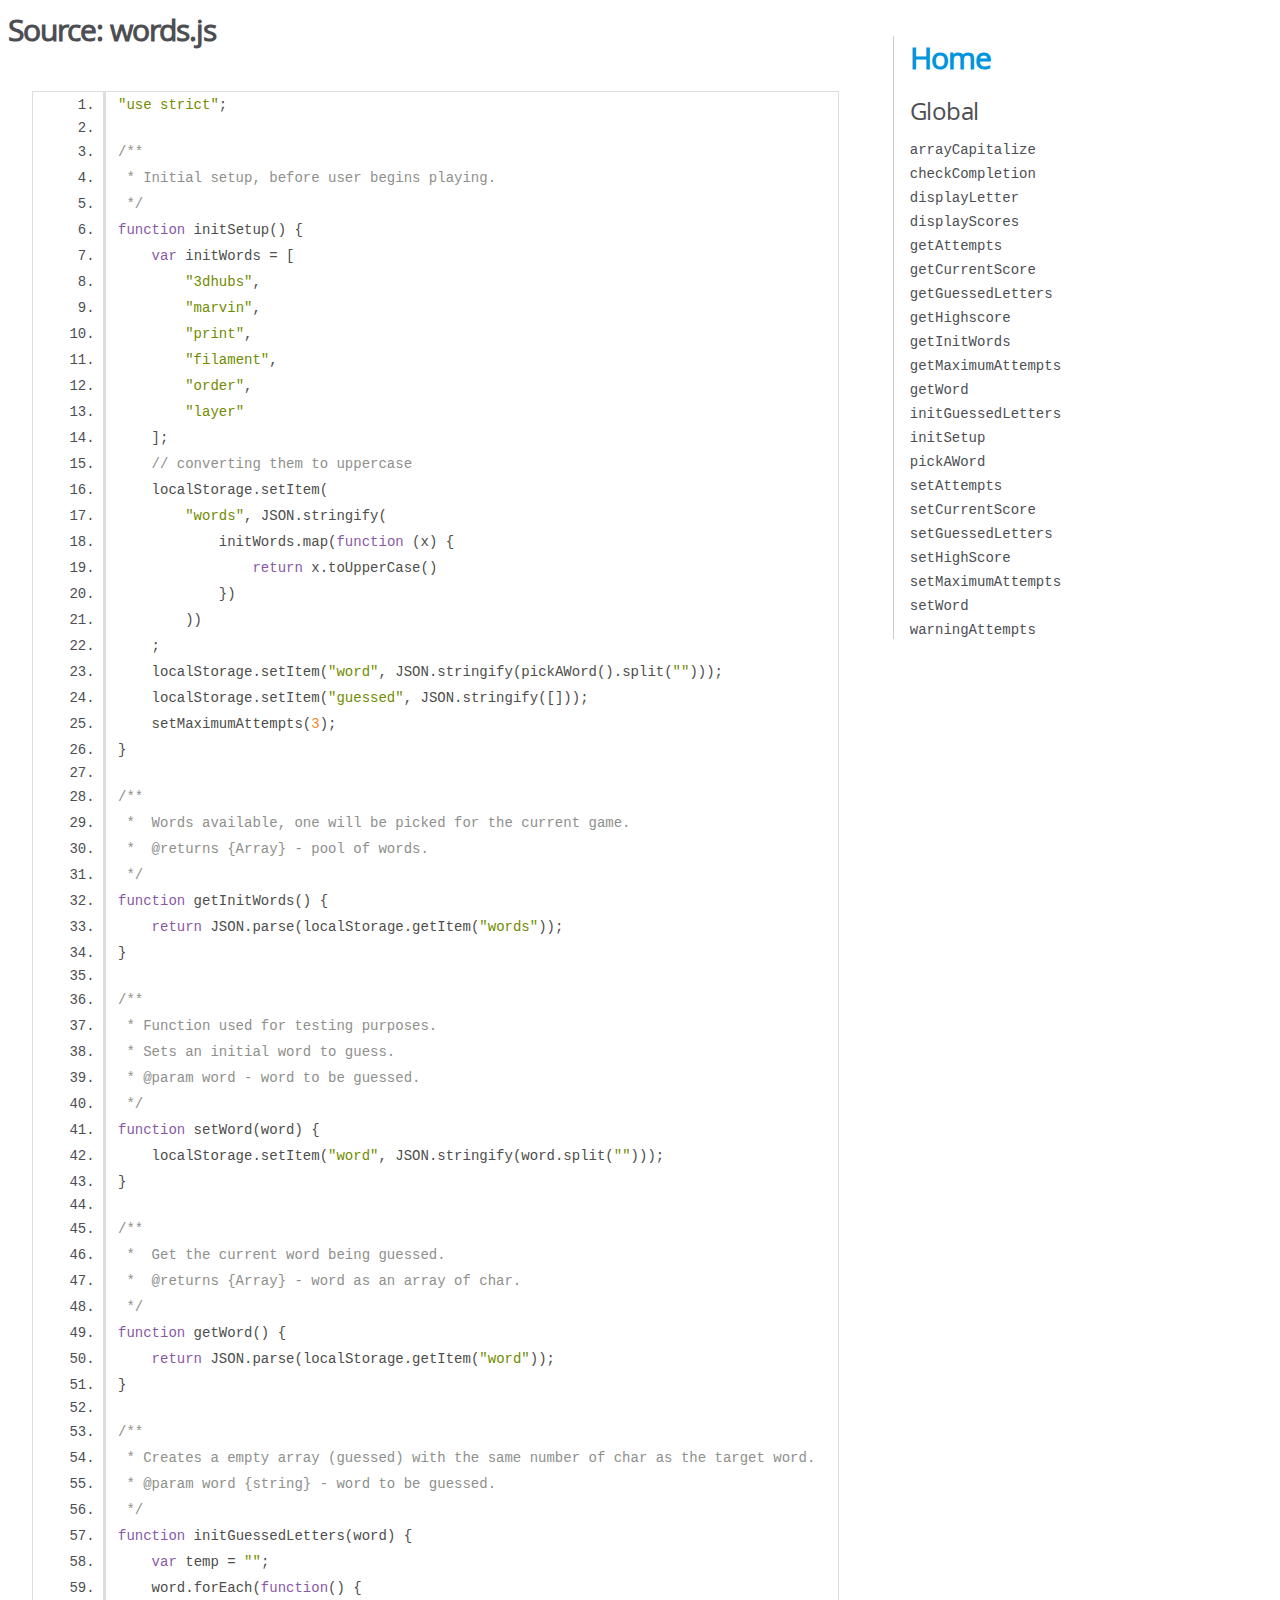
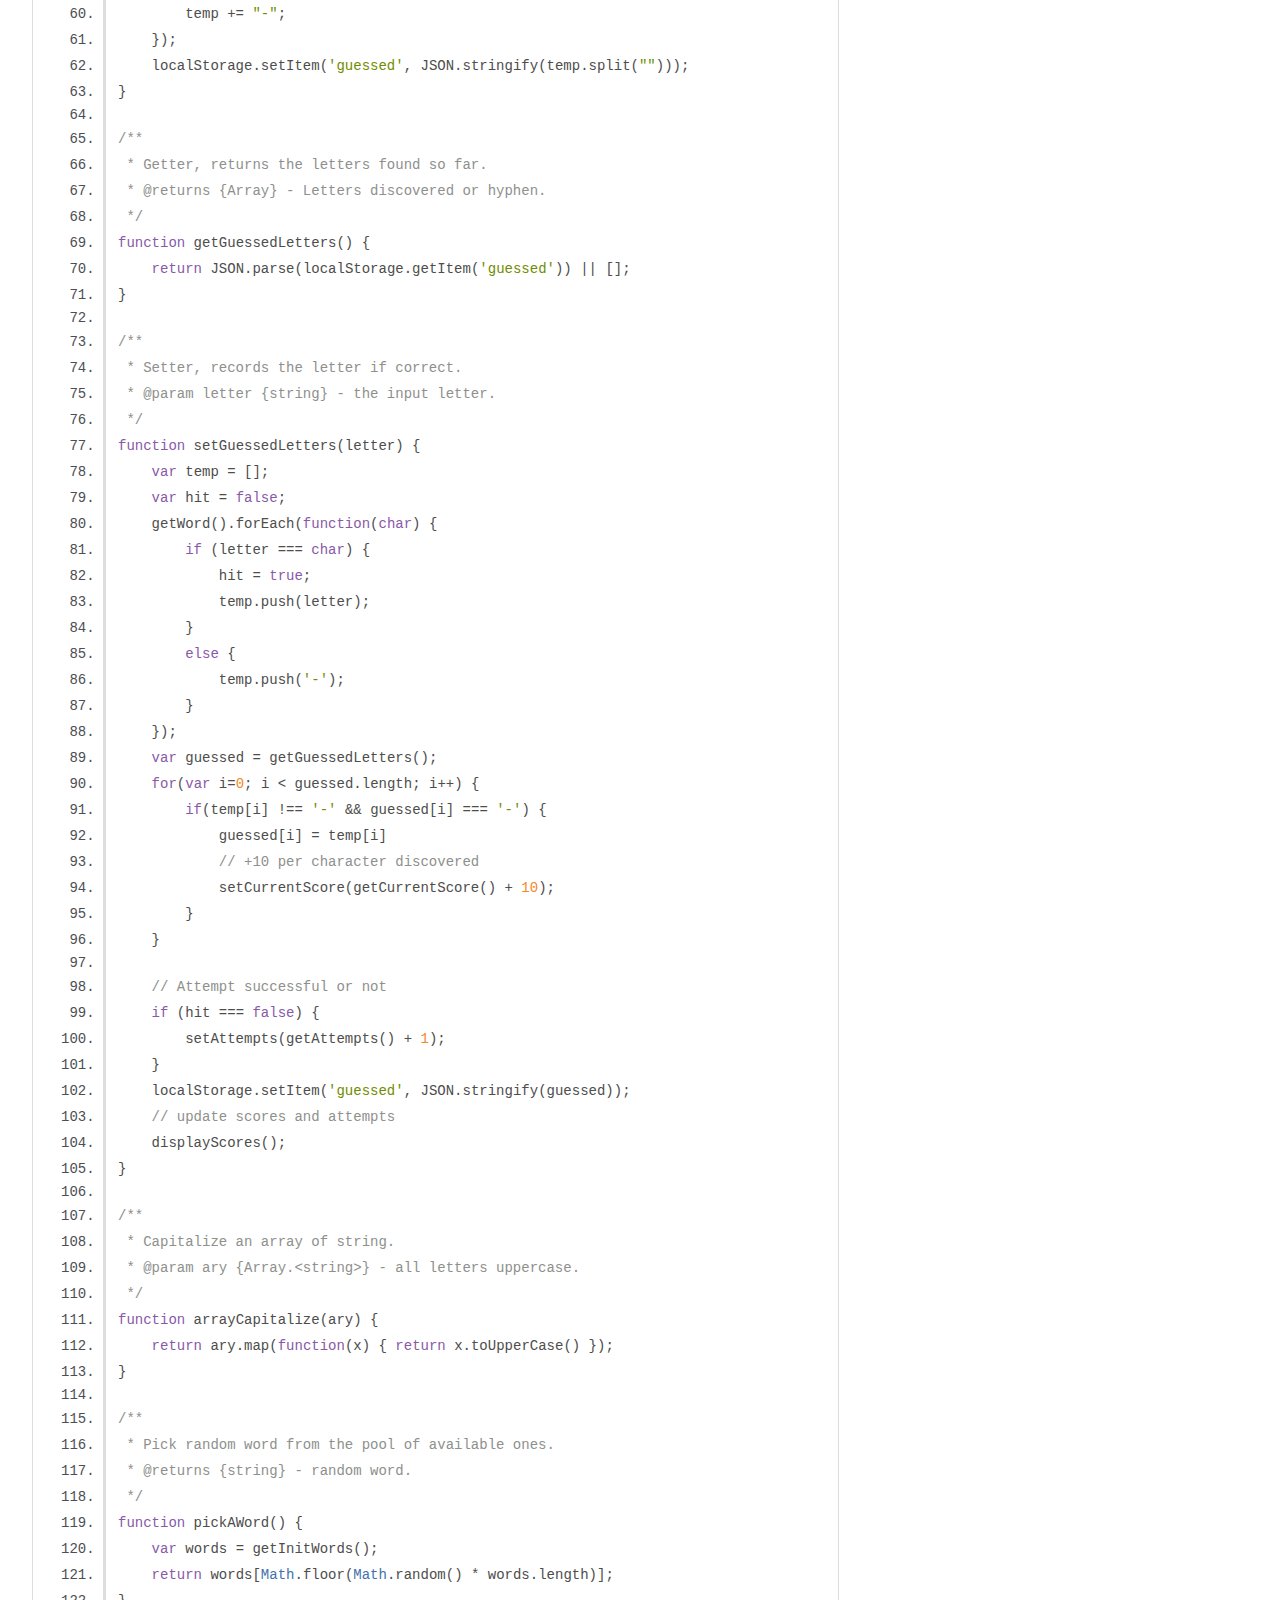
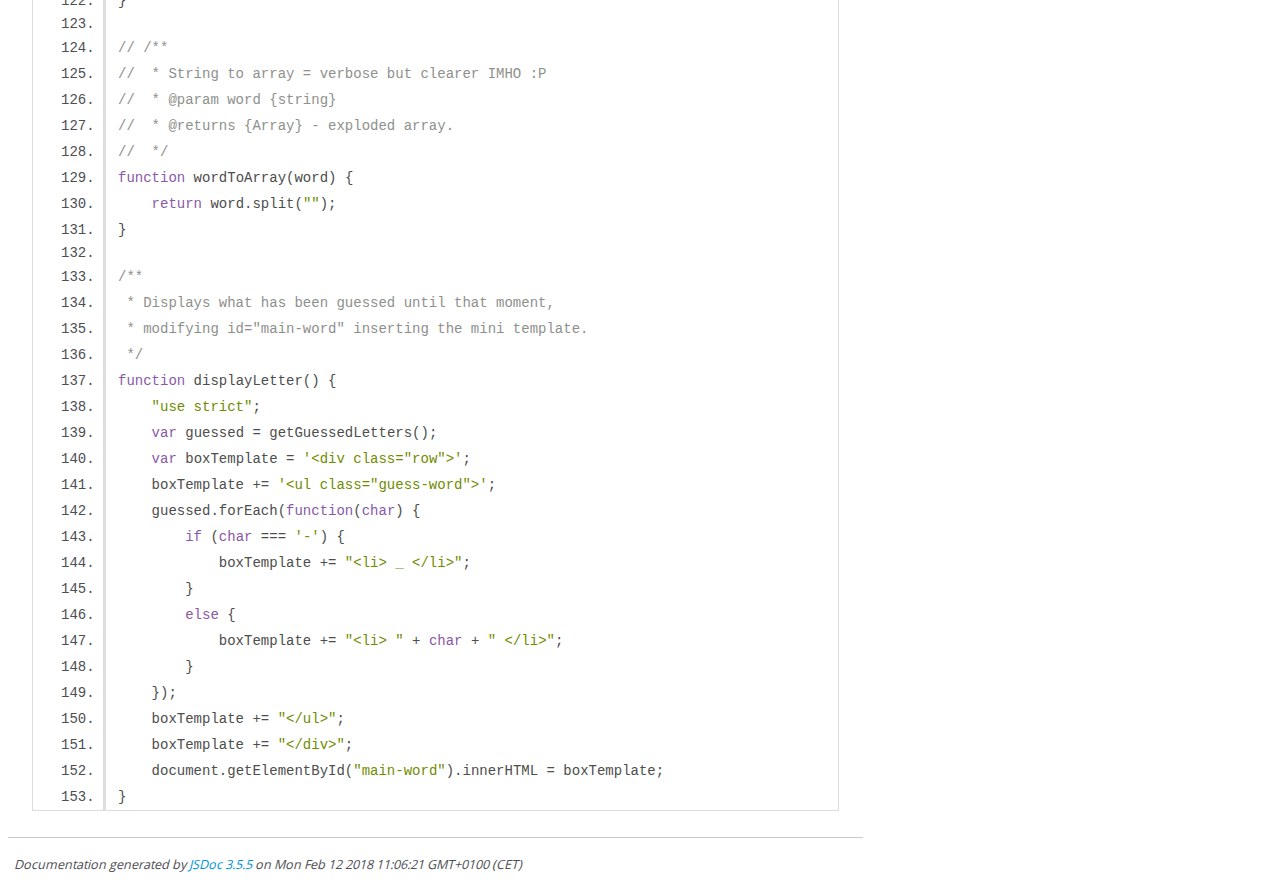
<file: out/words.js.html>
<!DOCTYPE html>
<html lang="en">
<head>
    <meta charset="utf-8">
    <title>JSDoc: Source: words.js</title>

    <script src="scripts/prettify/prettify.js"> </script>
    <script src="scripts/prettify/lang-css.js"> </script>
    <!--[if lt IE 9]>
      <script src="//html5shiv.googlecode.com/svn/trunk/html5.js"></script>
    <![endif]-->
    <link type="text/css" rel="stylesheet" href="styles/prettify-tomorrow.css">
    <link type="text/css" rel="stylesheet" href="styles/jsdoc-default.css">
</head>

<body>

<div id="main">

    <h2 class="page-title">Source: words.js</h2>

    



    
    <section>
        <article>
            <pre class="prettyprint source linenums"><code>"use strict";

/**
 * Initial setup, before user begins playing.
 */
function initSetup() {
    var initWords = [
        "3dhubs",
        "marvin",
        "print",
        "filament",
        "order",
        "layer"
    ];
    // converting them to uppercase
    localStorage.setItem(
        "words", JSON.stringify(
            initWords.map(function (x) {
                return x.toUpperCase()
            })
        ))
    ;
    localStorage.setItem("word", JSON.stringify(pickAWord().split("")));
    localStorage.setItem("guessed", JSON.stringify([]));
    setMaximumAttempts(3);
}

/**
 *  Words available, one will be picked for the current game.
 *  @returns {Array} - pool of words.
 */
function getInitWords() {
    return JSON.parse(localStorage.getItem("words"));
}

/**
 * Function used for testing purposes.
 * Sets an initial word to guess.
 * @param word - word to be guessed.
 */
function setWord(word) {
    localStorage.setItem("word", JSON.stringify(word.split("")));
}

/**
 *  Get the current word being guessed.
 *  @returns {Array} - word as an array of char.
 */
function getWord() {
    return JSON.parse(localStorage.getItem("word"));
}

/**
 * Creates a empty array (guessed) with the same number of char as the target word.
 * @param word {string} - word to be guessed.
 */
function initGuessedLetters(word) {
    var temp = "";
    word.forEach(function() {
        temp += "-";
    });
    localStorage.setItem('guessed', JSON.stringify(temp.split("")));
}

/**
 * Getter, returns the letters found so far.
 * @returns {Array} - Letters discovered or hyphen.
 */
function getGuessedLetters() {
    return JSON.parse(localStorage.getItem('guessed')) || [];
}

/**
 * Setter, records the letter if correct.
 * @param letter {string} - the input letter.
 */
function setGuessedLetters(letter) {
    var temp = [];
    var hit = false;
    getWord().forEach(function(char) {
        if (letter === char) {
            hit = true;
            temp.push(letter);
        }
        else {
            temp.push('-');
        }
    });
    var guessed = getGuessedLetters();
    for(var i=0; i &lt; guessed.length; i++) {
        if(temp[i] !== '-' &amp;&amp; guessed[i] === '-') {
            guessed[i] = temp[i]
            // +10 per character discovered
            setCurrentScore(getCurrentScore() + 10);
        }
    }

    // Attempt successful or not
    if (hit === false) {
        setAttempts(getAttempts() + 1);
    }
    localStorage.setItem('guessed', JSON.stringify(guessed));
    // update scores and attempts
    displayScores();
}

/**
 * Capitalize an array of string.
 * @param ary {Array.&lt;string>} - all letters uppercase.
 */
function arrayCapitalize(ary) {
    return ary.map(function(x) { return x.toUpperCase() });
}

/**
 * Pick random word from the pool of available ones.
 * @returns {string} - random word.
 */
function pickAWord() {
    var words = getInitWords();
    return words[Math.floor(Math.random() * words.length)];
}

// /**
//  * String to array = verbose but clearer IMHO :P
//  * @param word {string}
//  * @returns {Array} - exploded array.
//  */
function wordToArray(word) {
    return word.split("");
}

/**
 * Displays what has been guessed until that moment,
 * modifying id="main-word" inserting the mini template.
 */
function displayLetter() {
    "use strict";
    var guessed = getGuessedLetters();
    var boxTemplate = '&lt;div class="row">';
    boxTemplate += '&lt;ul class="guess-word">';
    guessed.forEach(function(char) {
        if (char === '-') {
            boxTemplate += "&lt;li> _ &lt;/li>";
        }
        else {
            boxTemplate += "&lt;li> " + char + " &lt;/li>";
        }
    });
    boxTemplate += "&lt;/ul>";
    boxTemplate += "&lt;/div>";
    document.getElementById("main-word").innerHTML = boxTemplate;
}
</code></pre>
        </article>
    </section>




</div>

<nav>
    <h2><a href="index.html">Home</a></h2><h3>Global</h3><ul><li><a href="global.html#arrayCapitalize">arrayCapitalize</a></li><li><a href="global.html#checkCompletion">checkCompletion</a></li><li><a href="global.html#displayLetter">displayLetter</a></li><li><a href="global.html#displayScores">displayScores</a></li><li><a href="global.html#getAttempts">getAttempts</a></li><li><a href="global.html#getCurrentScore">getCurrentScore</a></li><li><a href="global.html#getGuessedLetters">getGuessedLetters</a></li><li><a href="global.html#getHighscore">getHighscore</a></li><li><a href="global.html#getInitWords">getInitWords</a></li><li><a href="global.html#getMaximumAttempts">getMaximumAttempts</a></li><li><a href="global.html#getWord">getWord</a></li><li><a href="global.html#initGuessedLetters">initGuessedLetters</a></li><li><a href="global.html#initSetup">initSetup</a></li><li><a href="global.html#pickAWord">pickAWord</a></li><li><a href="global.html#setAttempts">setAttempts</a></li><li><a href="global.html#setCurrentScore">setCurrentScore</a></li><li><a href="global.html#setGuessedLetters">setGuessedLetters</a></li><li><a href="global.html#setHighScore">setHighScore</a></li><li><a href="global.html#setMaximumAttempts">setMaximumAttempts</a></li><li><a href="global.html#setWord">setWord</a></li><li><a href="global.html#warningAttempts">warningAttempts</a></li></ul>
</nav>

<br class="clear">

<footer>
    Documentation generated by <a href="https://github.com/jsdoc3/jsdoc">JSDoc 3.5.5</a> on Mon Feb 12 2018 11:06:21 GMT+0100 (CET)
</footer>

<script> prettyPrint(); </script>
<script src="scripts/linenumber.js"> </script>
</body>
</html>
</file>
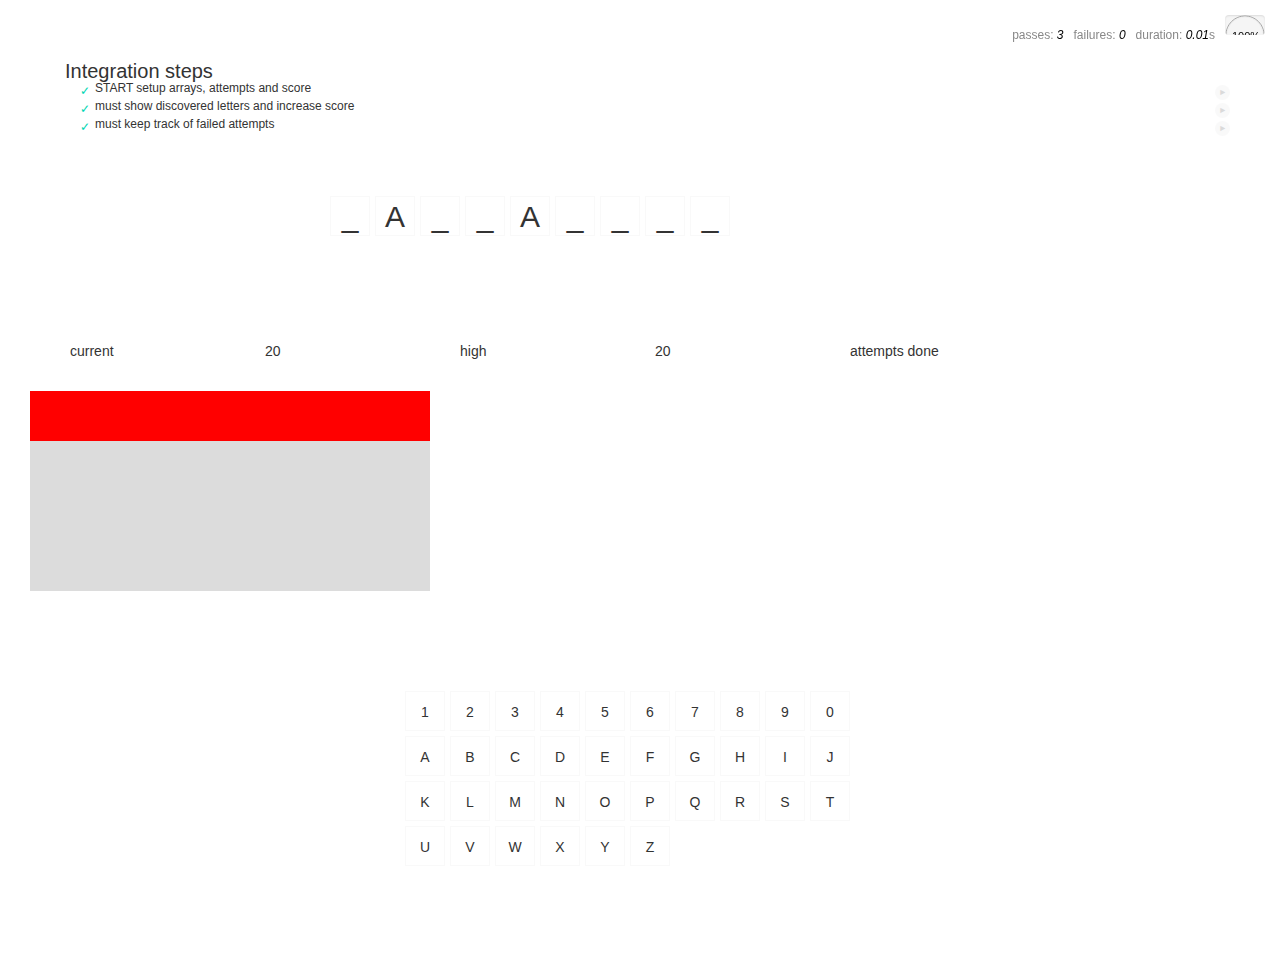
<file: tests/tests.html>
<!DOCTYPE html>
<html lang="en">
<head>
    <meta charset="UTF-8">
    <title>Testing</title>
    <link href="../lib/test/css/mocha.css" rel="stylesheet"/>
    <link href="../lib/test/css/keyboard_test.css" rel="stylesheet"/>
    <link href="../lib/css/bootstrap.min.css" rel="stylesheet"/>
</head>
<body>
    <div id="mocha"></div>

    <script src="../lib/test/js/jquery.min.js"></script>
    <script src="../lib/test/js/index.js"></script>
    <script src="../lib/test/js/mocha.js"></script>
    <script src="../lib/test/js/chai.js"></script>
    <script src="../lib/js/bootstrap.min.js"></script>

    <script>mocha.setup('bdd')</script>
    <!--<script src="test.array.js"></script>-->
    <!--<script src="test.object.js"></script>-->
    <!--<script src="test.xhr.js"></script>-->

    <!--sources -->
    <script src="../lib/words.js"></script>
    <script src="../lib/score.js"></script>
    <script src="../lib/user.js"></script>

    <!--<script src="main.tests.js"></script>-->
    <script src="integration.tests.js"></script>



    <script>
        mocha.checkLeaks();
        mocha.globals(['jQuery']);
        mocha.run();
    </script>

    <div class="container" id="main-word">
        <div class="row">
            mainword
        </div>
    </div>


    <div class="container" id="scores">
        <div class="row">
            <div class="col-xs-4">
                <div class="row">
                    <div class="col-xs-6">
                        current
                    </div>
                    <div class="col-xs-6" id="current-score">
                    </div>
                </div>
            </div>
            <div class="col-xs-4">
                <div class="row">
                    <div class="col-xs-6">
                        high
                    </div>
                    <div class="col-xs-6" id="high-score">
                    </div>
                </div>
            </div>
            <div class="col-xs-4">
                <div class="row">
                    <div class="col-xs-6">
                        attempts done
                    </div>
                    <div class="col-xs-6" id="attempts">
                    </div>
                </div>
            </div>
        </div>
    </div>


    <div class="container" id="playground">
        <div class="row" id="animated">
        </div>
        <div class="row" id="thing">
            <canvas id="circle" width="150" height="150"></canvas>
        </div>
    </div>

    <!-- keyboard layout -->
    <div id="container" class="container">
        <ul id="keyboard">
            <li class="letter">1</li>
            <li class="letter">2</li>
            <li class="letter">3</li>
            <li class="letter">4</li>
            <li class="letter">5</li>
            <li class="letter">6</li>
            <li class="letter">7</li>
            <li class="letter">8</li>
            <li class="letter">9</li>
            <li class="letter">0</li>
            <li class="letter">A</li>
            <li class="letter">B</li>
            <li class="letter">C</li>
            <li class="letter">D</li>
            <li class="letter">E</li>
            <li class="letter">F</li>
            <li class="letter">G</li>
            <li class="letter">H</li>
            <li class="letter">I</li>
            <li class="letter">J</li>
            <li class="letter">K</li>
            <li class="letter">L</li>
            <li class="letter">M</li>
            <li class="letter">N</li>
            <li class="letter">O</li>
            <li class="letter">P</li>
            <li class="letter">Q</li>
            <li class="letter">R</li>
            <li class="letter">S</li>
            <li class="letter">T</li>
            <li class="letter">U</li>
            <li class="letter">V</li>
            <li class="letter">W</li>
            <li class="letter">X</li>
            <li class="letter">Y</li>
            <li class="letter">Z</li>
        </ul>
    </div>
</body>
</html>
</file>
<file: lib/css/main.css>
body {
    padding-top: 0px;
    font-family: "Helvetica Neue",Helvetica,Arial,sans-serif;
    font-weight: 300;
    -webkit-font-smoothing: antialiased;
    background-color: #f9f9f9;
}

.navbar-bright {
    background-color: #563d7c;
    color: #CCFF33;
    border-width: 0;
    text-shadow: 0 -1px 0 rgba(0,0,0,.15);
    border-bottom-width: 1px;
    border-bottom-color: #231c6b;
}

#main-word {
    /*min-height: 370px;*/
    /*using for layout*/
    /*color: #563d7c;*/
    font-size: 3rem;
    background-color: #563d7c;
    background-size: cover;
    margin-top: 2rem;
    margin-bottom: 30px;
    padding-top: 20px;
    text-shadow: 0 1px 1px rgba(0,0,0,.1);
    font-weight: 500;
    border: 0 solid #ccc;
    border-top-width: 1px;
    border-top-color: #896fad;
}

#main-word li {
    list-style-type: none;
    float: left;
    margin: 0 5px 5px 0;
    width: 40px;
    height: 40px;
    line-height: 40px;
    text-align: center;
    background: #fff;
    border: 1px solid #f9f9f9;
    font-size: 3rem;
}

ul.guess-word {
    display: flex;
    justify-content: center;
}

#remaining {
    font-size: 4rem;
}
</file>
<file: lib/css/keyboard.css>
/*score*/
#scores {
    margin-top: 8rem;
    margin-bottom: 1rem;
}

/*keyboard*/
#keyboard-container {
    /*margin: 100px auto;*/
    width: 50rem;
}
#write {
    margin: 0 0 5px;
    padding: 5px;
    width: 671px;
    height: 200px;
    font: 1em/1.5 Verdana, Sans-Serif;
    background: #fff;
    border: 1px solid #f9f9f9;
}
#keyboard {
    margin: 0;
    /*padding: 0;*/
    list-style: none;
}
#keyboard li {
    float: left;
    margin: 0 5px 5px 0;
    width: 4rem;
    height: 4rem;
    line-height: 4rem;
    text-align: center;
    background: #fff;
    border: 1px solid #f9f9f9;
    font-weight: bold;
}
.capslock, .tab, .left-shift {
    clear: left;
}
#keyboard .tab, #keyboard .delete {
    width: 70px;
}
#keyboard .capslock {
    width: 80px;
}
#keyboard .return {
    width: 77px;
}
#keyboard .left-shift {
    width: 95px;
}
#keyboard .right-shift {
    width: 109px;
}
.lastitem {
    margin-right: 0;
}
.uppercase {
    text-transform: uppercase;
}
.on {
    display: none;
}
#keyboard li:hover {
    position: relative;
    top: 1px;
    left: 1px;
    border-color: #e5e5e5;
    cursor: pointer;
}

#keyboard li.letter-hid {
    background: #f9f9f9;
}
</file>
<file: out/styles/prettify-tomorrow.css>
/* Tomorrow Theme */
/* Original theme - https://github.com/chriskempson/tomorrow-theme */
/* Pretty printing styles. Used with prettify.js. */
/* SPAN elements with the classes below are added by prettyprint. */
/* plain text */
.pln {
  color: #4d4d4c; }

@media screen {
  /* string content */
  .str {
    color: #718c00; }

  /* a keyword */
  .kwd {
    color: #8959a8; }

  /* a comment */
  .com {
    color: #8e908c; }

  /* a type name */
  .typ {
    color: #4271ae; }

  /* a literal value */
  .lit {
    color: #f5871f; }

  /* punctuation */
  .pun {
    color: #4d4d4c; }

  /* lisp open bracket */
  .opn {
    color: #4d4d4c; }

  /* lisp close bracket */
  .clo {
    color: #4d4d4c; }

  /* a markup tag name */
  .tag {
    color: #c82829; }

  /* a markup attribute name */
  .atn {
    color: #f5871f; }

  /* a markup attribute value */
  .atv {
    color: #3e999f; }

  /* a declaration */
  .dec {
    color: #f5871f; }

  /* a variable name */
  .var {
    color: #c82829; }

  /* a function name */
  .fun {
    color: #4271ae; } }
/* Use higher contrast and text-weight for printable form. */
@media print, projection {
  .str {
    color: #060; }

  .kwd {
    color: #006;
    font-weight: bold; }

  .com {
    color: #600;
    font-style: italic; }

  .typ {
    color: #404;
    font-weight: bold; }

  .lit {
    color: #044; }

  .pun, .opn, .clo {
    color: #440; }

  .tag {
    color: #006;
    font-weight: bold; }

  .atn {
    color: #404; }

  .atv {
    color: #060; } }
/* Style */
/*
pre.prettyprint {
  background: white;
  font-family: Consolas, Monaco, 'Andale Mono', monospace;
  font-size: 12px;
  line-height: 1.5;
  border: 1px solid #ccc;
  padding: 10px; }
*/

/* Specify class=linenums on a pre to get line numbering */
ol.linenums {
  margin-top: 0;
  margin-bottom: 0; }

/* IE indents via margin-left */
li.L0,
li.L1,
li.L2,
li.L3,
li.L4,
li.L5,
li.L6,
li.L7,
li.L8,
li.L9 {
  /* */ }

/* Alternate shading for lines */
li.L1,
li.L3,
li.L5,
li.L7,
li.L9 {
  /* */ }
</file>
<file: out/styles/jsdoc-default.css>
@font-face {
    font-family: 'Open Sans';
    font-weight: normal;
    font-style: normal;
    src: url('../fonts/OpenSans-Regular-webfont.eot');
    src:
        local('Open Sans'),
        local('OpenSans'),
        url('../fonts/OpenSans-Regular-webfont.eot?#iefix') format('embedded-opentype'),
        url('../fonts/OpenSans-Regular-webfont.woff') format('woff'),
        url('../fonts/OpenSans-Regular-webfont.svg#open_sansregular') format('svg');
}

@font-face {
    font-family: 'Open Sans Light';
    font-weight: normal;
    font-style: normal;
    src: url('../fonts/OpenSans-Light-webfont.eot');
    src:
        local('Open Sans Light'),
        local('OpenSans Light'),
        url('../fonts/OpenSans-Light-webfont.eot?#iefix') format('embedded-opentype'),
        url('../fonts/OpenSans-Light-webfont.woff') format('woff'),
        url('../fonts/OpenSans-Light-webfont.svg#open_sanslight') format('svg');
}

html
{
    overflow: auto;
    background-color: #fff;
    font-size: 14px;
}

body
{
    font-family: 'Open Sans', sans-serif;
    line-height: 1.5;
    color: #4d4e53;
    background-color: white;
}

a, a:visited, a:active {
    color: #0095dd;
    text-decoration: none;
}

a:hover {
    text-decoration: underline;
}

header
{
    display: block;
    padding: 0px 4px;
}

tt, code, kbd, samp {
    font-family: Consolas, Monaco, 'Andale Mono', monospace;
}

.class-description {
    font-size: 130%;
    line-height: 140%;
    margin-bottom: 1em;
    margin-top: 1em;
}

.class-description:empty {
    margin: 0;
}

#main {
    float: left;
    width: 70%;
}

article dl {
    margin-bottom: 40px;
}

article img {
  max-width: 100%;
}

section
{
    display: block;
    background-color: #fff;
    padding: 12px 24px;
    border-bottom: 1px solid #ccc;
    margin-right: 30px;
}

.variation {
    display: none;
}

.signature-attributes {
    font-size: 60%;
    color: #aaa;
    font-style: italic;
    font-weight: lighter;
}

nav
{
    display: block;
    float: right;
    margin-top: 28px;
    width: 30%;
    box-sizing: border-box;
    border-left: 1px solid #ccc;
    padding-left: 16px;
}

nav ul {
    font-family: 'Lucida Grande', 'Lucida Sans Unicode', arial, sans-serif;
    font-size: 100%;
    line-height: 17px;
    padding: 0;
    margin: 0;
    list-style-type: none;
}

nav ul a, nav ul a:visited, nav ul a:active {
    font-family: Consolas, Monaco, 'Andale Mono', monospace;
    line-height: 18px;
    color: #4D4E53;
}

nav h3 {
    margin-top: 12px;
}

nav li {
    margin-top: 6px;
}

footer {
    display: block;
    padding: 6px;
    margin-top: 12px;
    font-style: italic;
    font-size: 90%;
}

h1, h2, h3, h4 {
    font-weight: 200;
    margin: 0;
}

h1
{
    font-family: 'Open Sans Light', sans-serif;
    font-size: 48px;
    letter-spacing: -2px;
    margin: 12px 24px 20px;
}

h2, h3.subsection-title
{
    font-size: 30px;
    font-weight: 700;
    letter-spacing: -1px;
    margin-bottom: 12px;
}

h3
{
    font-size: 24px;
    letter-spacing: -0.5px;
    margin-bottom: 12px;
}

h4
{
    font-size: 18px;
    letter-spacing: -0.33px;
    margin-bottom: 12px;
    color: #4d4e53;
}

h5, .container-overview .subsection-title
{
    font-size: 120%;
    font-weight: bold;
    letter-spacing: -0.01em;
    margin: 8px 0 3px 0;
}

h6
{
    font-size: 100%;
    letter-spacing: -0.01em;
    margin: 6px 0 3px 0;
    font-style: italic;
}

table
{
    border-spacing: 0;
    border: 0;
    border-collapse: collapse;
}

td, th
{
    border: 1px solid #ddd;
    margin: 0px;
    text-align: left;
    vertical-align: top;
    padding: 4px 6px;
    display: table-cell;
}

thead tr
{
    background-color: #ddd;
    font-weight: bold;
}

th { border-right: 1px solid #aaa; }
tr > th:last-child { border-right: 1px solid #ddd; }

.ancestors, .attribs { color: #999; }
.ancestors a, .attribs a
{
    color: #999 !important;
    text-decoration: none;
}

.clear
{
    clear: both;
}

.important
{
    font-weight: bold;
    color: #950B02;
}

.yes-def {
    text-indent: -1000px;
}

.type-signature {
    color: #aaa;
}

.name, .signature {
    font-family: Consolas, Monaco, 'Andale Mono', monospace;
}

.details { margin-top: 14px; border-left: 2px solid #DDD; }
.details dt { width: 120px; float: left; padding-left: 10px;  padding-top: 6px; }
.details dd { margin-left: 70px; }
.details ul { margin: 0; }
.details ul { list-style-type: none; }
.details li { margin-left: 30px; padding-top: 6px; }
.details pre.prettyprint { margin: 0 }
.details .object-value { padding-top: 0; }

.description {
    margin-bottom: 1em;
    margin-top: 1em;
}

.code-caption
{
    font-style: italic;
    font-size: 107%;
    margin: 0;
}

.prettyprint
{
    border: 1px solid #ddd;
    width: 80%;
    overflow: auto;
}

.prettyprint.source {
    width: inherit;
}

.prettyprint code
{
    font-size: 100%;
    line-height: 18px;
    display: block;
    padding: 4px 12px;
    margin: 0;
    background-color: #fff;
    color: #4D4E53;
}

.prettyprint code span.line
{
  display: inline-block;
}

.prettyprint.linenums
{
  padding-left: 70px;
  -webkit-user-select: none;
  -moz-user-select: none;
  -ms-user-select: none;
  user-select: none;
}

.prettyprint.linenums ol
{
  padding-left: 0;
}

.prettyprint.linenums li
{
  border-left: 3px #ddd solid;
}

.prettyprint.linenums li.selected,
.prettyprint.linenums li.selected *
{
  background-color: lightyellow;
}

.prettyprint.linenums li *
{
  -webkit-user-select: text;
  -moz-user-select: text;
  -ms-user-select: text;
  user-select: text;
}

.params .name, .props .name, .name code {
    color: #4D4E53;
    font-family: Consolas, Monaco, 'Andale Mono', monospace;
    font-size: 100%;
}

.params td.description > p:first-child,
.props td.description > p:first-child
{
    margin-top: 0;
    padding-top: 0;
}

.params td.description > p:last-child,
.props td.description > p:last-child
{
    margin-bottom: 0;
    padding-bottom: 0;
}

.disabled {
    color: #454545;
}
</file>
<file: lib/test/css/mocha.css>
@charset "utf-8";

body {
  margin:0;
}

#mocha {
  font: 20px/1.5 "Helvetica Neue", Helvetica, Arial, sans-serif;
  margin: 60px 50px;
}

#mocha ul,
#mocha li {
  margin: 0;
  padding: 0;
}

#mocha ul {
  list-style: none;
}

#mocha h1,
#mocha h2 {
  margin: 0;
}

#mocha h1 {
  margin-top: 15px;
  font-size: 1em;
  font-weight: 200;
}

#mocha h1 a {
  text-decoration: none;
  color: inherit;
}

#mocha h1 a:hover {
  text-decoration: underline;
}

#mocha .suite .suite h1 {
  margin-top: 0;
  font-size: .8em;
}

#mocha .hidden {
  display: none;
}

#mocha h2 {
  font-size: 12px;
  font-weight: normal;
  cursor: pointer;
}

#mocha .suite {
  margin-left: 15px;
}

#mocha .test {
  margin-left: 15px;
  overflow: hidden;
}

#mocha .test.pending:hover h2::after {
  content: '(pending)';
  font-family: arial, sans-serif;
}

#mocha .test.pass.medium .duration {
  background: #c09853;
}

#mocha .test.pass.slow .duration {
  background: #b94a48;
}

#mocha .test.pass::before {
  content: '✓';
  font-size: 12px;
  display: block;
  float: left;
  margin-right: 5px;
  color: #00d6b2;
}

#mocha .test.pass .duration {
  font-size: 9px;
  margin-left: 5px;
  padding: 2px 5px;
  color: #fff;
  -webkit-box-shadow: inset 0 1px 1px rgba(0,0,0,.2);
  -moz-box-shadow: inset 0 1px 1px rgba(0,0,0,.2);
  box-shadow: inset 0 1px 1px rgba(0,0,0,.2);
  -webkit-border-radius: 5px;
  -moz-border-radius: 5px;
  -ms-border-radius: 5px;
  -o-border-radius: 5px;
  border-radius: 5px;
}

#mocha .test.pass.fast .duration {
  display: none;
}

#mocha .test.pending {
  color: #0b97c4;
}

#mocha .test.pending::before {
  content: '◦';
  color: #0b97c4;
}

#mocha .test.fail {
  color: #c00;
}

#mocha .test.fail pre {
  color: black;
}

#mocha .test.fail::before {
  content: '✖';
  font-size: 12px;
  display: block;
  float: left;
  margin-right: 5px;
  color: #c00;
}

#mocha .test pre.error {
  color: #c00;
  max-height: 300px;
  overflow: auto;
}

/**
 * (1): approximate for browsers not supporting calc
 * (2): 42 = 2*15 + 2*10 + 2*1 (padding + margin + border)
 *      ^^ seriously
 */
#mocha .test pre {
  display: block;
  float: left;
  clear: left;
  font: 12px/1.5 monaco, monospace;
  margin: 5px;
  padding: 15px;
  border: 1px solid #eee;
  max-width: 85%; /*(1)*/
  max-width: calc(100% - 42px); /*(2)*/
  word-wrap: break-word;
  border-bottom-color: #ddd;
  -webkit-border-radius: 3px;
  -webkit-box-shadow: 0 1px 3px #eee;
  -moz-border-radius: 3px;
  -moz-box-shadow: 0 1px 3px #eee;
  border-radius: 3px;
}

#mocha .test h2 {
  position: relative;
}

#mocha .test a.replay {
  position: absolute;
  top: 3px;
  right: 0;
  text-decoration: none;
  vertical-align: middle;
  display: block;
  width: 15px;
  height: 15px;
  line-height: 15px;
  text-align: center;
  background: #eee;
  font-size: 15px;
  -moz-border-radius: 15px;
  border-radius: 15px;
  -webkit-transition: opacity 200ms;
  -moz-transition: opacity 200ms;
  transition: opacity 200ms;
  opacity: 0.3;
  color: #888;
}

#mocha .test:hover a.replay {
  opacity: 1;
}

#mocha-report.pass .test.fail {
  display: none;
}

#mocha-report.fail .test.pass {
  display: none;
}

#mocha-report.pending .test.pass,
#mocha-report.pending .test.fail {
  display: none;
}
#mocha-report.pending .test.pass.pending {
  display: block;
}

#mocha-error {
  color: #c00;
  font-size: 1.5em;
  font-weight: 100;
  letter-spacing: 1px;
}

#mocha-stats {
  position: fixed;
  top: 15px;
  right: 10px;
  font-size: 12px;
  margin: 0;
  color: #888;
  z-index: 1;
}

#mocha-stats .progress {
  float: right;
  padding-top: 0;
}

#mocha-stats em {
  color: black;
}

#mocha-stats a {
  text-decoration: none;
  color: inherit;
}

#mocha-stats a:hover {
  border-bottom: 1px solid #eee;
}

#mocha-stats li {
  display: inline-block;
  margin: 0 5px;
  list-style: none;
  padding-top: 11px;
}

#mocha-stats canvas {
  width: 40px;
  height: 40px;
}

#mocha code .comment { color: #ddd; }
#mocha code .init { color: #2f6fad; }
#mocha code .string { color: #5890ad; }
#mocha code .keyword { color: #8a6343; }
#mocha code .number { color: #2f6fad; }

@media screen and (max-device-width: 480px) {
  #mocha {
    margin: 60px 0px;
  }

  #mocha #stats {
    position: absolute;
  }
}
</file>
<file: lib/test/css/keyboard_test.css>
* {
    margin: 0;
    padding: 0;
}
body {
    font: 71%/1.5 Verdana, Sans-Serif;
    background: #eee;
}

/*keyboard*/
#container {
    margin: 100px auto;
    width: 50rem;
    /*width: 620px;*/
}
#write {
    margin: 0 0 5px;
    padding: 5px;
    width: 671px;
    height: 200px;
    font: 1em/1.5 Verdana, Sans-Serif;
    background: #fff;
    border: 1px solid #f9f9f9;
}
#keyboard {
    margin: 0;
    padding: 0;
    list-style: none;
}
#keyboard li {
    float: left;
    margin: 0 5px 5px 0;
    width: 40px;
    height: 40px;
    line-height: 40px;
    text-align: center;
    background: #fff;
    border: 1px solid #f9f9f9;
}
.capslock, .tab, .left-shift {
    clear: left;
}
#keyboard .tab, #keyboard .delete {
    width: 70px;
}
#keyboard .capslock {
    width: 80px;
}
#keyboard .return {
    width: 77px;
}
#keyboard .left-shift {
    width: 95px;
}
#keyboard .right-shift {
    width: 109px;
}
.lastitem {
    margin-right: 0;
}
.uppercase {
    text-transform: uppercase;
}
#keyboard .space {
    clear: left;
    width: 681px;
}
.on {
    display: none;
}
#keyboard li:hover {
    position: relative;
    top: 1px;
    left: 1px;
    border-color: #e5e5e5;
    cursor: pointer;
}

/*word*/
#main-word {
    text-align: center;
    margin-bottom: 10rem;
    width: 620px;
}

#main-word ul {
    list-style: none;
}

#main-word li {
    float: left;
    margin: 0 5px 5px 0;
    width: 40px;
    height: 40px;
    line-height: 40px;
    text-align: center;
    background: #fff;
    border: 1px solid #f9f9f9;
    font-size: 3rem;
}

#playground {
    margin: 3rem;
    width: 400px;
    height: 200px;
    position: relative;
    background: gainsboro;
}

#animated {
    width: 400px;
    height: 50px;
    position: absolute;
    background-color: red;
}
</file>
